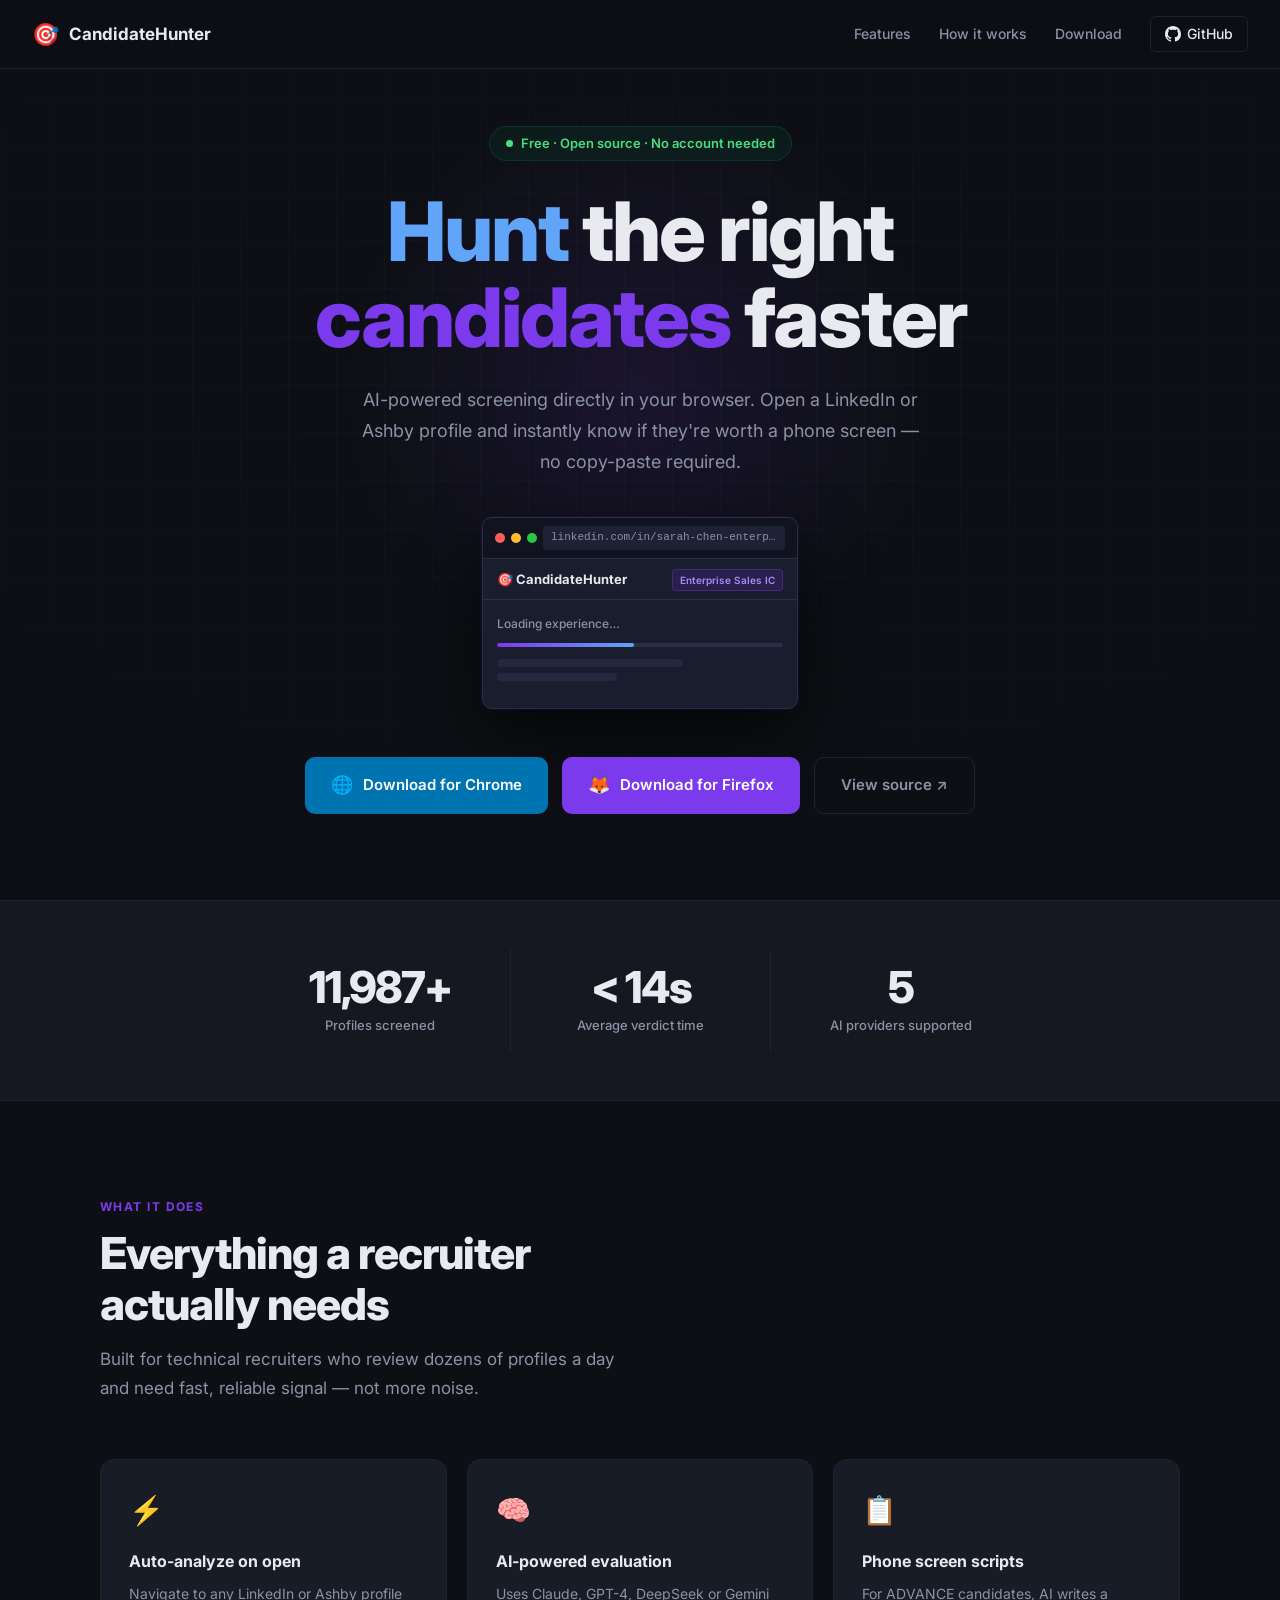
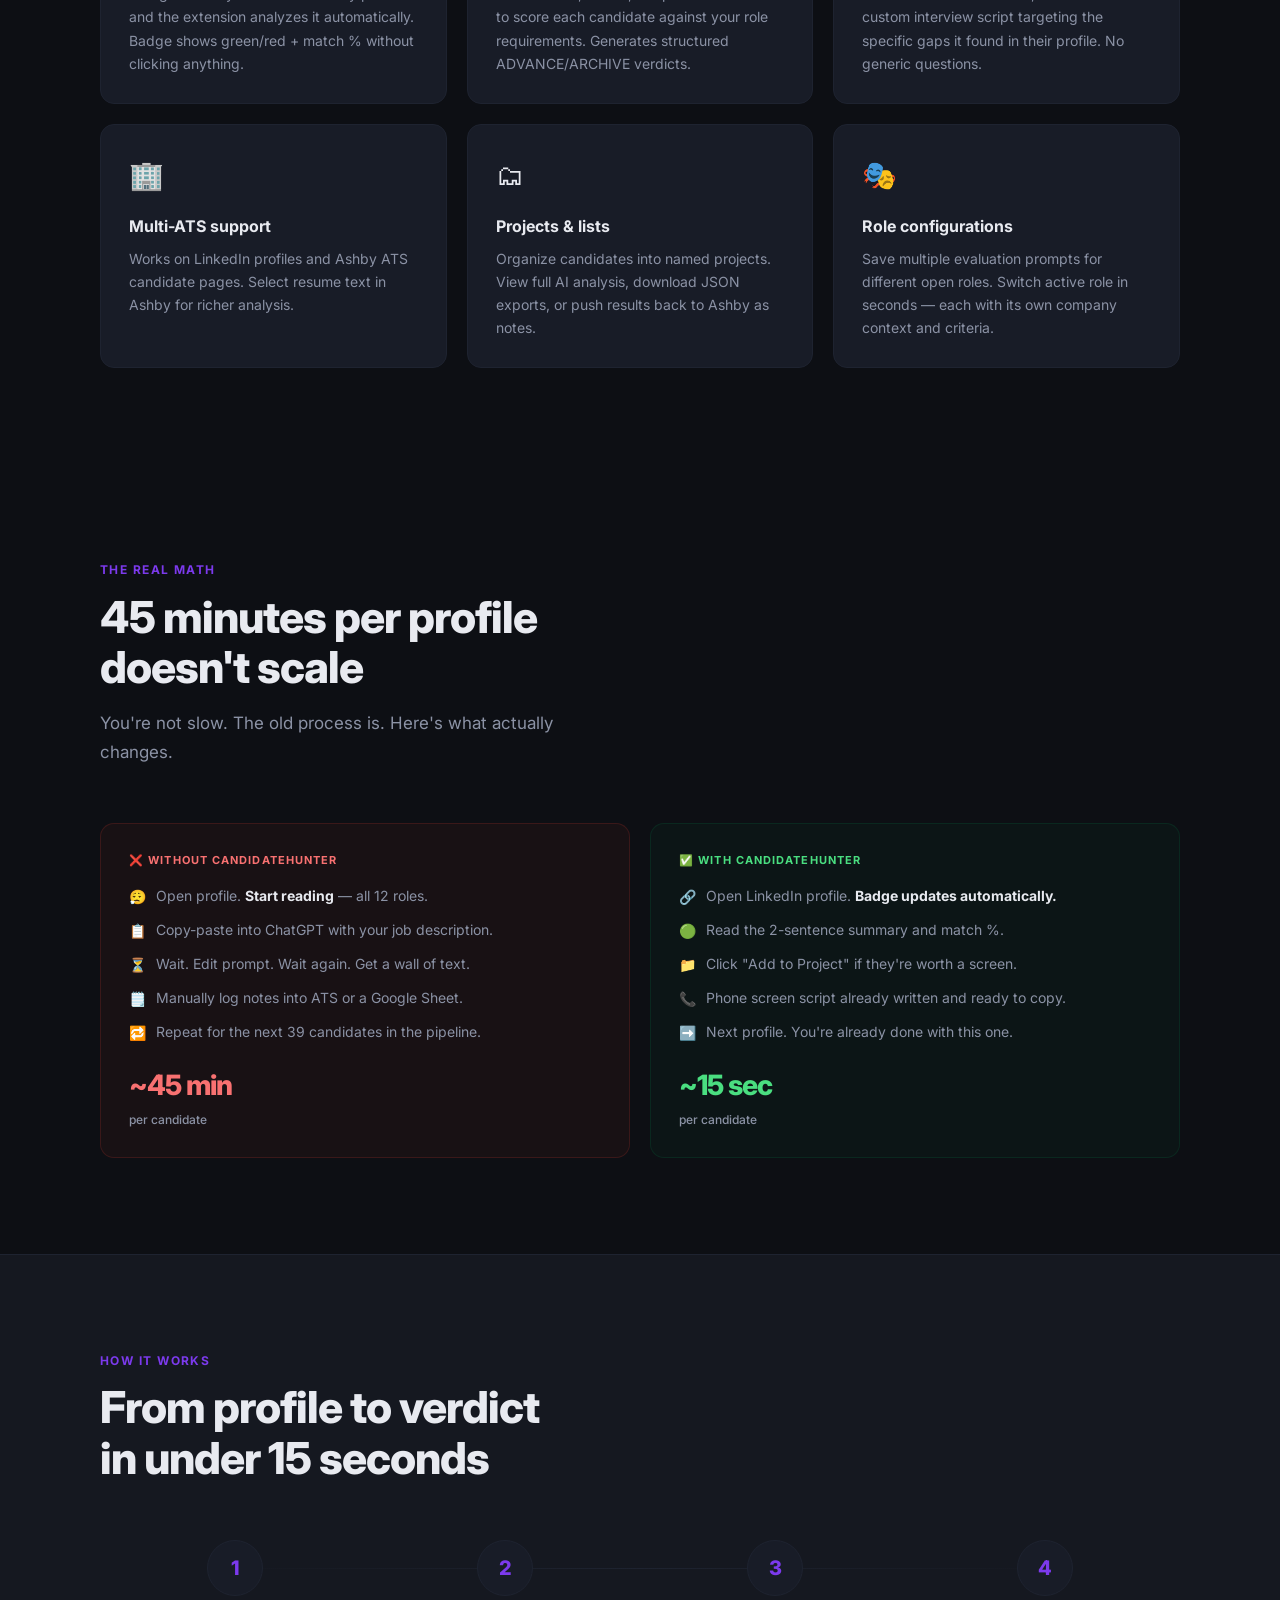
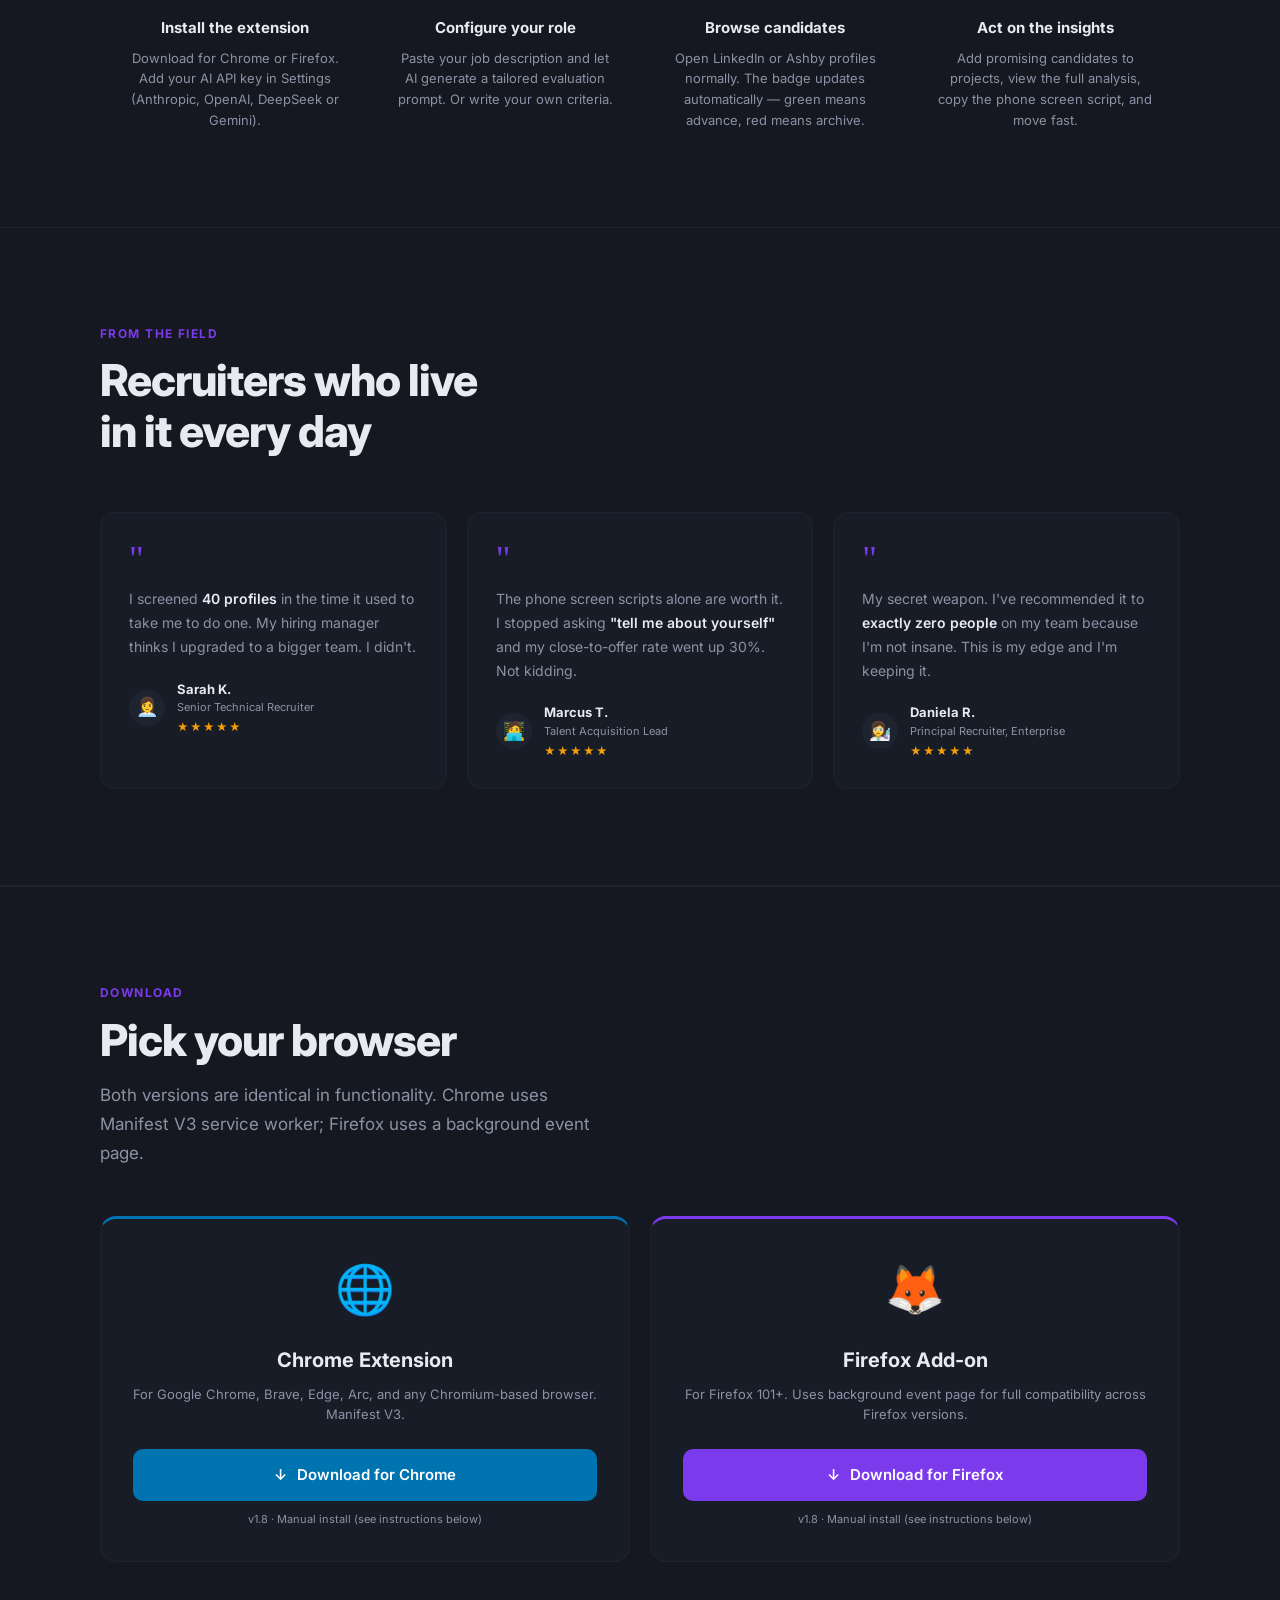
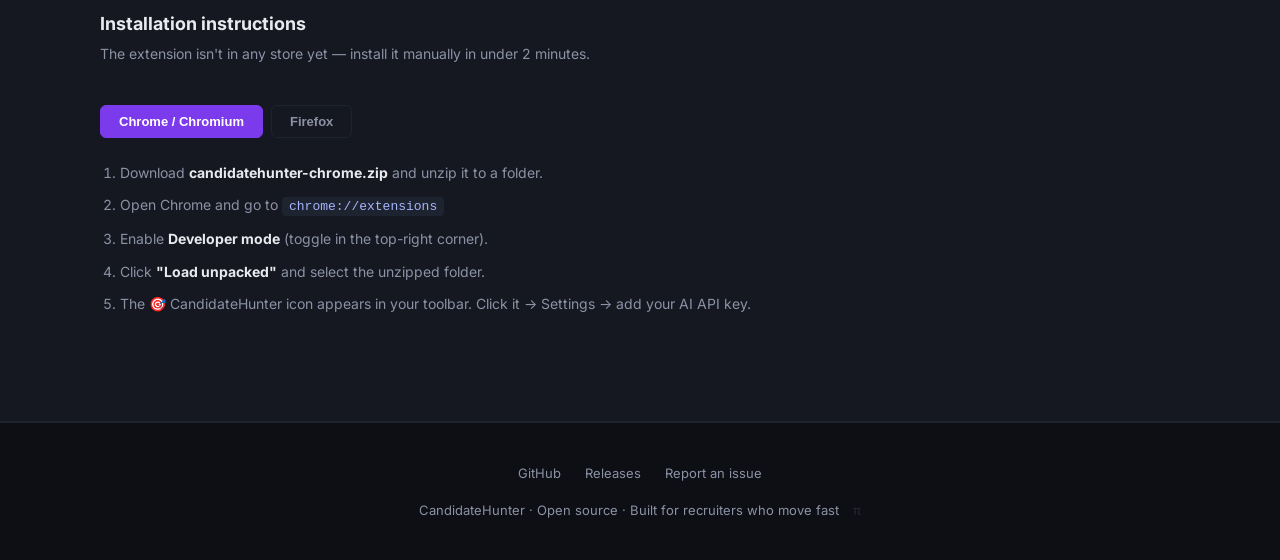
<file: index.html>
<!DOCTYPE html>
<html lang="en">
<head>
  <meta charset="utf-8">
  <meta name="viewport" content="width=device-width, initial-scale=1">
  <title>CandidateHunter — AI-powered candidate screening</title>
  <meta name="description" content="Auto-analyze LinkedIn and Ashby candidates with AI. Get instant ADVANCE/ARCHIVE verdicts, phone screen scripts, and organized pipelines.">
  <link rel="preconnect" href="https://fonts.googleapis.com">
  <link href="https://fonts.googleapis.com/css2?family=Inter:wght@400;500;600;700;800&display=swap" rel="stylesheet">
  <style>
    *, *::before, *::after { box-sizing: border-box; margin: 0; padding: 0; }
    :root {
      --bg:      #0d0f14;
      --surface: #151820;
      --border:  #1e2330;
      --advance: #057642;
      --archive: #c0392b;
      --blue:    #0073b1;
      --purple:  #7c3aed;
      --text:    #e8eaf0;
      --muted:   #8b92a5;
      --card:    #181c27;
    }
    html { scroll-behavior: smooth; }
    body { font-family: 'Inter', -apple-system, sans-serif; background: var(--bg); color: var(--text); line-height: 1.6; overflow-x: hidden; }

    /* NAV */
    nav { position: fixed; top: 0; left: 0; right: 0; display: flex; align-items: center; justify-content: space-between; padding: 16px 32px; background: rgba(13,15,20,0.85); backdrop-filter: blur(12px); border-bottom: 1px solid var(--border); z-index: 100; }
    .nav-logo { display: flex; align-items: center; gap: 10px; font-weight: 700; font-size: 17px; text-decoration: none; color: var(--text); }
    .nav-logo .icon { font-size: 22px; cursor: pointer; transition: transform 0.15s; display: inline-block; user-select: none; }
    .nav-logo .icon:hover { transform: scale(1.2) rotate(-10deg); }
    .nav-links { display: flex; gap: 28px; align-items: center; }
    .nav-links a { color: var(--muted); text-decoration: none; font-size: 14px; font-weight: 500; transition: color 0.15s; }
    .nav-links a:hover { color: var(--text); }
    .nav-gh { display: flex; align-items: center; gap: 6px; color: var(--text) !important; border: 1px solid var(--border); padding: 6px 14px; border-radius: 6px; transition: border-color 0.15s !important; }
    .nav-gh:hover { border-color: var(--muted) !important; }

    /* HERO */
    .hero { min-height: 100vh; display: flex; align-items: center; justify-content: center; flex-direction: column; text-align: center; padding: 120px 24px 80px; position: relative; overflow: hidden; }
    .hero::before { content: ''; position: absolute; inset: 0; background-image: linear-gradient(rgba(0,115,177,0.06) 1px, transparent 1px), linear-gradient(90deg, rgba(0,115,177,0.06) 1px, transparent 1px); background-size: 48px 48px; mask-image: radial-gradient(ellipse 80% 60% at 50% 40%, black 30%, transparent 100%); }
    .hero::after { content: ''; position: absolute; width: 600px; height: 600px; background: radial-gradient(circle, rgba(124,58,237,0.12) 0%, transparent 70%); top: 50%; left: 50%; transform: translate(-50%, -60%); pointer-events: none; }
    .hero-badge { display: inline-flex; align-items: center; gap: 8px; background: rgba(5,118,66,0.12); border: 1px solid rgba(5,118,66,0.3); color: #4ade80; padding: 6px 16px; border-radius: 100px; font-size: 13px; font-weight: 600; margin-bottom: 28px; position: relative; z-index: 1; }
    .badge-dot { width: 7px; height: 7px; background: #4ade80; border-radius: 50%; animation: pulse 2s infinite; }
    @keyframes pulse { 0%,100%{opacity:1;transform:scale(1)}50%{opacity:.5;transform:scale(.8)} }
    .hero h1 { font-size: clamp(48px, 8vw, 82px); font-weight: 800; line-height: 1.05; letter-spacing: -2px; position: relative; z-index: 1; margin-bottom: 24px; }
    .hero h1 .accent { color: var(--purple); }
    .hero h1 .hunt   { color: #60a5fa; }
    .hero p { font-size: 18px; color: var(--muted); max-width: 560px; margin: 0 auto 40px; position: relative; z-index: 1; line-height: 1.7; }

    /* POPUP DEMO */
    .popup-demo-wrap { position: relative; z-index: 1; margin-bottom: 48px; display: flex; justify-content: center; }
    .popup-window { width: 316px; background: #1a1d2e; border: 1px solid #2a2f45; border-radius: 10px; overflow: hidden; box-shadow: 0 24px 64px rgba(0,0,0,0.6), 0 0 0 1px rgba(124,58,237,0.08); text-align: left; font-size: 13px; }
    .pw-titlebar { background: #111420; padding: 8px 12px; display: flex; align-items: center; gap: 6px; border-bottom: 1px solid #2a2f45; }
    .pw-dot { width: 10px; height: 10px; border-radius: 50%; flex-shrink: 0; }
    .pw-dot.r { background: #ff5f57; } .pw-dot.y { background: #febc2e; } .pw-dot.g { background: #28c840; }
    .pw-url { flex: 1; background: #1e2235; border-radius: 4px; padding: 3px 8px; font-size: 11px; color: var(--muted); font-family: monospace; white-space: nowrap; overflow: hidden; text-overflow: ellipsis; }
    .pw-header { padding: 10px 14px 8px; display: flex; align-items: center; justify-content: space-between; border-bottom: 1px solid #2a2f45; }
    .pw-logo { font-weight: 700; font-size: 13px; }
    .pw-role-tag { font-size: 10px; background: rgba(124,58,237,0.15); border: 1px solid rgba(124,58,237,0.3); color: #a78bfa; padding: 2px 7px; border-radius: 4px; font-weight: 600; }
    .pw-body { padding: 14px; min-height: 108px; }
    .pw-status-text { font-size: 12px; color: var(--muted); margin-bottom: 10px; font-weight: 500; }
    .pw-bar { height: 4px; background: #2a2f45; border-radius: 2px; overflow: hidden; }
    .pw-fill { height: 100%; background: linear-gradient(90deg, var(--purple), #60a5fa); border-radius: 2px; transition: width 0.9s cubic-bezier(0.4,0,0.2,1); width: 0%; }
    .pw-shimmer { height: 8px; background: #252940; border-radius: 4px; margin-top: 12px; width: 65%; }
    .pw-shimmer-2 { margin-top: 6px; width: 42%; }
    .pw-result { display: none; }
    .pw-verdict-line { font-size: 16px; font-weight: 800; color: #4ade80; margin-bottom: 8px; opacity: 0; transform: translateY(5px); transition: opacity 0.3s, transform 0.3s; }
    .pw-verdict-line.vis { opacity: 1; transform: translateY(0); }
    .pw-summary-text { font-size: 11px; color: var(--muted); line-height: 1.65; margin-bottom: 12px; opacity: 0; transition: opacity 0.4s 0.15s; }
    .pw-summary-text.vis { opacity: 1; }
    .pw-add-btn { width: 100%; background: var(--purple); color: white; border: none; padding: 8px; border-radius: 6px; font-size: 12px; font-weight: 600; cursor: pointer; opacity: 0; transition: opacity 0.3s 0.35s; }
    .pw-add-btn.vis { opacity: 1; }

    /* DL BUTTONS */
    .dl-buttons { display: flex; gap: 14px; justify-content: center; flex-wrap: wrap; position: relative; z-index: 1; }
    .btn { display: inline-flex; align-items: center; gap: 10px; padding: 14px 26px; border-radius: 10px; font-size: 15px; font-weight: 600; text-decoration: none; transition: transform 0.15s, box-shadow 0.15s; cursor: pointer; border: none; }
    .btn:hover { transform: translateY(-2px); }
    .btn-chrome  { background: var(--blue);   color: white; }
    .btn-chrome:hover  { box-shadow: 0 8px 30px rgba(0,115,177,0.35); }
    .btn-firefox { background: var(--purple); color: white; }
    .btn-firefox:hover { box-shadow: 0 8px 30px rgba(124,58,237,0.35); }
    .btn-ghost { background: transparent; color: var(--muted); border: 1px solid var(--border); }
    .btn-ghost:hover { color: var(--text); border-color: var(--muted); }
    .btn-icon { font-size: 18px; }

    /* STATS */
    .stats-section { padding: 48px 24px; border-top: 1px solid var(--border); border-bottom: 1px solid var(--border); background: var(--surface); }
    .stats-grid { max-width: 780px; margin: 0 auto; display: grid; grid-template-columns: repeat(3,1fr); text-align: center; }
    .stat-item { padding: 16px 24px; }
    .stat-item + .stat-item { border-left: 1px solid var(--border); }
    .stat-num { font-size: 44px; font-weight: 800; letter-spacing: -2px; line-height: 1; margin-bottom: 6px; }
    .stat-label { font-size: 13px; color: var(--muted); font-weight: 500; }
    @media(max-width:540px){ .stats-grid{grid-template-columns:1fr} .stat-item+.stat-item{border-left:none;border-top:1px solid var(--border)} .stat-num{font-size:36px} }

    /* SECTIONS */
    section { padding: 96px 24px; }
    .container { max-width: 1080px; margin: 0 auto; }
    .section-label { font-size: 12px; font-weight: 700; letter-spacing: .12em; text-transform: uppercase; color: var(--purple); margin-bottom: 12px; }
    .section-title { font-size: clamp(28px,5vw,44px); font-weight: 800; letter-spacing: -1px; line-height: 1.15; margin-bottom: 16px; }
    .section-sub { color: var(--muted); font-size: 17px; max-width: 520px; line-height: 1.7; }

    /* FEATURES */
    .features-grid { display: grid; grid-template-columns: repeat(auto-fit,minmax(280px,1fr)); gap: 20px; margin-top: 56px; }
    .feature-card { background: var(--card); border: 1px solid var(--border); border-radius: 14px; padding: 28px; transition: border-color .2s, transform .2s; }
    .feature-card:hover { border-color: rgba(124,58,237,.35); transform: translateY(-3px); }
    .feature-icon { font-size: 28px; margin-bottom: 16px; display: block; }
    .feature-card h3 { font-size: 16px; font-weight: 700; margin-bottom: 8px; }
    .feature-card p { color: var(--muted); font-size: 14px; line-height: 1.65; }

    /* BEFORE / AFTER */
    .ba-grid { display: grid; grid-template-columns: 1fr 1fr; gap: 20px; margin-top: 56px; }
    @media(max-width:640px){ .ba-grid{grid-template-columns:1fr} }
    .ba-card { border-radius: 14px; padding: 28px; }
    .ba-card.before { background: rgba(192,57,43,.06); border: 1px solid rgba(192,57,43,.2); }
    .ba-card.after  { background: rgba(5,118,66,.06);  border: 1px solid rgba(5,118,66,.2);  }
    .ba-label { font-size: 11px; font-weight: 700; letter-spacing: .1em; text-transform: uppercase; margin-bottom: 16px; }
    .ba-card.before .ba-label { color: #f87171; }
    .ba-card.after  .ba-label { color: #4ade80; }
    .ba-item { display: flex; align-items: flex-start; gap: 10px; margin-bottom: 12px; font-size: 14px; color: var(--muted); line-height: 1.5; }
    .ba-item .bi { flex-shrink: 0; margin-top: 1px; }
    .ba-item strong { color: var(--text); }
    .ba-time { margin-top: 20px; font-size: 28px; font-weight: 800; letter-spacing: -1px; }
    .ba-card.before .ba-time { color: #f87171; }
    .ba-card.after  .ba-time { color: #4ade80; }
    .ba-time-label { font-size: 12px; color: var(--muted); font-weight: 500; margin-top: 2px; }

    /* HOW IT WORKS */
    .steps { display: grid; grid-template-columns: repeat(auto-fit,minmax(220px,1fr)); gap: 0; margin-top: 56px; position: relative; }
    .steps::before { content: ''; position: absolute; top: 28px; left: 10%; right: 10%; height: 1px; background: linear-gradient(90deg,transparent,var(--border),transparent); }
    .step { text-align: center; padding: 0 24px; }
    .step-num { width: 56px; height: 56px; background: var(--card); border: 1px solid var(--border); border-radius: 50%; display: flex; align-items: center; justify-content: center; font-size: 20px; font-weight: 800; color: var(--purple); margin: 0 auto 20px; position: relative; z-index: 1; }
    .step h3 { font-size: 15px; font-weight: 700; margin-bottom: 8px; }
    .step p   { color: var(--muted); font-size: 13px; line-height: 1.6; }

    /* TESTIMONIALS */
    .t-grid { display: grid; grid-template-columns: repeat(auto-fit,minmax(280px,1fr)); gap: 20px; margin-top: 56px; }
    .t-card { background: var(--card); border: 1px solid var(--border); border-radius: 14px; padding: 28px; }
    .t-quote { font-size: 36px; line-height: 1; color: var(--purple); margin-bottom: 10px; font-family: Georgia, serif; }
    .t-text { font-size: 14px; line-height: 1.7; color: var(--muted); margin-bottom: 20px; }
    .t-text em { color: var(--text); font-style: normal; font-weight: 600; }
    .t-author { display: flex; align-items: center; gap: 12px; }
    .t-avatar { width: 36px; height: 36px; border-radius: 50%; background: var(--border); display: flex; align-items: center; justify-content: center; font-size: 18px; flex-shrink: 0; }
    .t-name { font-size: 13px; font-weight: 700; }
    .t-role { font-size: 11px; color: var(--muted); }
    .t-stars { color: #f59e0b; font-size: 11px; margin-top: 2px; letter-spacing: 1px; }

    /* DOWNLOAD */
    .download-section { background: var(--surface); border-top: 1px solid var(--border); border-bottom: 1px solid var(--border); }
    .download-cards { display: grid; grid-template-columns: 1fr 1fr; gap: 20px; margin-top: 48px; }
    @media(max-width:640px){ .download-cards{grid-template-columns:1fr} }
    .dl-card { background: var(--card); border: 1px solid var(--border); border-radius: 16px; padding: 32px; text-align: center; }
    .dl-card.chrome  { border-top: 3px solid var(--blue); }
    .dl-card.firefox { border-top: 3px solid var(--purple); }
    .dl-card .browser-icon { font-size: 48px; margin-bottom: 16px; }
    .dl-card h3 { font-size: 20px; font-weight: 700; margin-bottom: 8px; }
    .dl-card p  { color: var(--muted); font-size: 13px; margin-bottom: 24px; line-height: 1.6; }
    .dl-card .btn { width: 100%; justify-content: center; }
    .dl-version { font-size: 11px; color: var(--muted); margin-top: 10px; }
    .install-tabs { display: flex; gap: 8px; margin-top: 40px; flex-wrap: wrap; }
    .tab-btn { padding: 8px 18px; border-radius: 6px; font-size: 13px; font-weight: 600; border: 1px solid var(--border); background: transparent; color: var(--muted); cursor: pointer; transition: all .15s; }
    .tab-btn.active { background: var(--purple); color: white; border-color: var(--purple); }
    .tab-content { display: none; margin-top: 24px; }
    .tab-content.active { display: block; }
    ol { padding-left: 20px; }
    ol li { color: var(--muted); font-size: 14px; margin-bottom: 10px; line-height: 1.6; }
    ol li strong { color: var(--text); }
    code { background: var(--border); padding: 2px 7px; border-radius: 4px; font-size: 13px; font-family: monospace; color: #a5b4fc; }

    /* FOOTER */
    footer { padding: 40px 24px; text-align: center; border-top: 1px solid var(--border); color: var(--muted); font-size: 13px; }
    .pi-door { color: var(--muted); text-decoration: none; opacity: 0.18; margin-left: 10px; transition: opacity 0.4s, color 0.4s; }
    .pi-door:hover { opacity: 1; color: #4ade80; }
    footer a { color: var(--muted); text-decoration: none; }
    footer a:hover { color: var(--text); }
    .footer-links { display: flex; justify-content: center; gap: 24px; margin-bottom: 16px; }

    /* RESPONSIVE */
    @media(max-width:768px){ nav{padding:14px 20px} .nav-links{display:none} section{padding:64px 20px} .steps::before{display:none} }

    /* CONFETTI */
    .confetti-piece { position: fixed; top: -12px; border-radius: 2px; pointer-events: none; z-index: 9999; animation: cf-fall linear forwards; }
    @keyframes cf-fall { from{transform:translateY(0) rotate(0deg);opacity:1} to{transform:translateY(105vh) rotate(720deg);opacity:0} }

    /* EASTER EGG TOAST */
    .easter-toast { position: fixed; bottom: 28px; left: 50%; transform: translateX(-50%) translateY(80px); background: #1a1d2e; border: 1px solid var(--purple); color: var(--text); padding: 14px 24px; border-radius: 12px; font-weight: 600; font-size: 14px; z-index: 9999; transition: transform 0.4s cubic-bezier(0.34,1.56,0.64,1), opacity 0.4s; opacity: 0; white-space: nowrap; pointer-events: none; }
    .easter-toast.vis { transform: translateX(-50%) translateY(0); opacity: 1; }
  </style>
</head>
<body>

<div class="easter-toast" id="easter-toast">🎉 You found it. Now go screen some candidates.</div>

<!-- NAV -->
<nav>
  <a class="nav-logo" href="#">
    <span class="icon" id="logo-icon">🎯</span>
    CandidateHunter
  </a>
  <div class="nav-links">
    <a href="#features">Features</a>
    <a href="#how-it-works">How it works</a>
    <a href="#download">Download</a>
    <a href="https://github.com/iamsourcer/candidatehunter" class="nav-gh" target="_blank">
      <svg width="16" height="16" viewBox="0 0 24 24" fill="currentColor"><path d="M12 0C5.37 0 0 5.37 0 12c0 5.31 3.435 9.795 8.205 11.385.6.105.825-.255.825-.57 0-.285-.015-1.23-.015-2.235-3.015.555-3.795-.735-4.035-1.41-.135-.345-.72-1.41-1.23-1.695-.42-.225-1.02-.78-.015-.795.945-.015 1.62.87 1.845 1.23 1.08 1.815 2.805 1.305 3.495.99.105-.78.42-1.305.765-1.605-2.67-.3-5.46-1.335-5.46-5.925 0-1.305.465-2.385 1.23-3.225-.12-.3-.54-1.53.12-3.18 0 0 1.005-.315 3.3 1.23.96-.27 1.98-.405 3-.405s2.04.135 3 .405c2.295-1.56 3.3-1.23 3.3-1.23.66 1.65.24 2.88.12 3.18.765.84 1.23 1.905 1.23 3.225 0 4.605-2.805 5.625-5.475 5.925.435.375.81 1.095.81 2.22 0 1.605-.015 2.895-.015 3.3 0 .315.225.69.825.57A12.02 12.02 0 0024 12c0-6.63-5.37-12-12-12z"/></svg>
      GitHub
    </a>
  </div>
</nav>

<!-- HERO -->
<section class="hero">
  <div class="hero-badge">
    <div class="badge-dot"></div>
    Free · Open source · No account needed
  </div>
  <h1>
    <span class="hunt">Hunt</span> the right<br>
    <span class="accent">candidates</span> faster
  </h1>
  <p>AI-powered screening directly in your browser. Open a LinkedIn or Ashby profile and instantly know if they're worth a phone screen — no copy-paste required.</p>

  <!-- Animated popup demo -->
  <div class="popup-demo-wrap">
    <div class="popup-window">
      <div class="pw-titlebar">
        <div class="pw-dot r"></div><div class="pw-dot y"></div><div class="pw-dot g"></div>
        <div class="pw-url">linkedin.com/in/sarah-chen-enterprise</div>
      </div>
      <div class="pw-header">
        <div class="pw-logo">🎯 CandidateHunter</div>
        <span class="pw-role-tag">Enterprise Sales IC</span>
      </div>
      <div class="pw-body">
        <div id="pw-loading">
          <div class="pw-status-text" id="pw-status">Starting analysis…</div>
          <div class="pw-bar"><div class="pw-fill" id="pw-fill"></div></div>
          <div class="pw-shimmer"></div>
          <div class="pw-shimmer pw-shimmer-2"></div>
        </div>
        <div id="pw-result" class="pw-result">
          <div class="pw-verdict-line" id="pw-verdict">🟢 <span id="pw-pct">0</span>% — ADVANCE</div>
          <div class="pw-summary-text" id="pw-summary">Strong enterprise services background. 6 years at Thoughtworks and EPAM selling custom SOW engagements aligns directly with the model.</div>
          <button class="pw-add-btn" id="pw-btn">+ Add to Project</button>
        </div>
      </div>
    </div>
  </div>

  <div class="dl-buttons">
    <a href="#download" class="btn btn-chrome"><span class="btn-icon">🌐</span>Download for Chrome</a>
    <a href="#download" class="btn btn-firefox"><span class="btn-icon">🦊</span>Download for Firefox</a>
    <a href="https://github.com/iamsourcer/candidatehunter" class="btn btn-ghost" target="_blank">View source ↗</a>
  </div>
</section>

<!-- STATS -->
<div class="stats-section" id="stats-section">
  <div class="stats-grid">
    <div class="stat-item">
      <div class="stat-num" id="stat-0">12,400+</div>
      <div class="stat-label">Profiles screened</div>
    </div>
    <div class="stat-item">
      <div class="stat-num" id="stat-1">&lt; 15s</div>
      <div class="stat-label">Average verdict time</div>
    </div>
    <div class="stat-item">
      <div class="stat-num" id="stat-2">5</div>
      <div class="stat-label">AI providers supported</div>
    </div>
  </div>
</div>

<!-- FEATURES -->
<section id="features">
  <div class="container">
    <div class="section-label">What it does</div>
    <h2 class="section-title">Everything a recruiter<br>actually needs</h2>
    <p class="section-sub">Built for technical recruiters who review dozens of profiles a day and need fast, reliable signal — not more noise.</p>
    <div class="features-grid">
      <div class="feature-card"><span class="feature-icon">⚡</span><h3>Auto-analyze on open</h3><p>Navigate to any LinkedIn or Ashby profile and the extension analyzes it automatically. Badge shows green/red + match % without clicking anything.</p></div>
      <div class="feature-card"><span class="feature-icon">🧠</span><h3>AI-powered evaluation</h3><p>Uses Claude, GPT-4, DeepSeek or Gemini to score each candidate against your role requirements. Generates structured ADVANCE/ARCHIVE verdicts.</p></div>
      <div class="feature-card"><span class="feature-icon">📋</span><h3>Phone screen scripts</h3><p>For ADVANCE candidates, AI writes a custom interview script targeting the specific gaps it found in their profile. No generic questions.</p></div>
      <div class="feature-card"><span class="feature-icon">🏢</span><h3>Multi-ATS support</h3><p>Works on LinkedIn profiles and Ashby ATS candidate pages. Select resume text in Ashby for richer analysis.</p></div>
      <div class="feature-card"><span class="feature-icon">🗂</span><h3>Projects & lists</h3><p>Organize candidates into named projects. View full AI analysis, download JSON exports, or push results back to Ashby as notes.</p></div>
      <div class="feature-card"><span class="feature-icon">🎭</span><h3>Role configurations</h3><p>Save multiple evaluation prompts for different open roles. Switch active role in seconds — each with its own company context and criteria.</p></div>
    </div>
  </div>
</section>

<!-- BEFORE / AFTER -->
<section style="background: var(--bg);">
  <div class="container">
    <div class="section-label">The real math</div>
    <h2 class="section-title">45 minutes per profile<br>doesn't scale</h2>
    <p class="section-sub">You're not slow. The old process is. Here's what actually changes.</p>
    <div class="ba-grid">
      <div class="ba-card before">
        <div class="ba-label">❌ Without CandidateHunter</div>
        <div class="ba-item"><span class="bi">😮‍💨</span><span>Open profile. <strong>Start reading</strong> — all 12 roles.</span></div>
        <div class="ba-item"><span class="bi">📋</span><span>Copy-paste into ChatGPT with your job description.</span></div>
        <div class="ba-item"><span class="bi">⏳</span><span>Wait. Edit prompt. Wait again. Get a wall of text.</span></div>
        <div class="ba-item"><span class="bi">🗒️</span><span>Manually log notes into ATS or a Google Sheet.</span></div>
        <div class="ba-item"><span class="bi">🔁</span><span>Repeat for the next 39 candidates in the pipeline.</span></div>
        <div class="ba-time">~45 min</div>
        <div class="ba-time-label">per candidate</div>
      </div>
      <div class="ba-card after">
        <div class="ba-label">✅ With CandidateHunter</div>
        <div class="ba-item"><span class="bi">🔗</span><span>Open LinkedIn profile. <strong>Badge updates automatically.</strong></span></div>
        <div class="ba-item"><span class="bi">🟢</span><span>Read the 2-sentence summary and match %.</span></div>
        <div class="ba-item"><span class="bi">📁</span><span>Click "Add to Project" if they're worth a screen.</span></div>
        <div class="ba-item"><span class="bi">📞</span><span>Phone screen script already written and ready to copy.</span></div>
        <div class="ba-item"><span class="bi">➡️</span><span>Next profile. You're already done with this one.</span></div>
        <div class="ba-time">~15 sec</div>
        <div class="ba-time-label">per candidate</div>
      </div>
    </div>
  </div>
</section>

<!-- HOW IT WORKS -->
<section id="how-it-works" style="background: var(--surface); border-top: 1px solid var(--border); border-bottom: 1px solid var(--border);">
  <div class="container">
    <div class="section-label">How it works</div>
    <h2 class="section-title">From profile to verdict<br>in under 15 seconds</h2>
    <div class="steps">
      <div class="step"><div class="step-num">1</div><h3>Install the extension</h3><p>Download for Chrome or Firefox. Add your AI API key in Settings (Anthropic, OpenAI, DeepSeek or Gemini).</p></div>
      <div class="step"><div class="step-num">2</div><h3>Configure your role</h3><p>Paste your job description and let AI generate a tailored evaluation prompt. Or write your own criteria.</p></div>
      <div class="step"><div class="step-num">3</div><h3>Browse candidates</h3><p>Open LinkedIn or Ashby profiles normally. The badge updates automatically — green means advance, red means archive.</p></div>
      <div class="step"><div class="step-num">4</div><h3>Act on the insights</h3><p>Add promising candidates to projects, view the full analysis, copy the phone screen script, and move fast.</p></div>
    </div>
  </div>
</section>

<!-- TESTIMONIALS -->
<section style="background: var(--surface); border-bottom: 1px solid var(--border);">
  <div class="container">
    <div class="section-label">From the field</div>
    <h2 class="section-title">Recruiters who live<br>in it every day</h2>
    <div class="t-grid">
      <div class="t-card">
        <div class="t-quote">"</div>
        <p class="t-text">I screened <em>40 profiles</em> in the time it used to take me to do one. My hiring manager thinks I upgraded to a bigger team. I didn't.</p>
        <div class="t-author"><div class="t-avatar">👩‍💼</div><div><div class="t-name">Sarah K.</div><div class="t-role">Senior Technical Recruiter</div><div class="t-stars">★★★★★</div></div></div>
      </div>
      <div class="t-card">
        <div class="t-quote">"</div>
        <p class="t-text">The phone screen scripts alone are worth it. I stopped asking <em>"tell me about yourself"</em> and my close-to-offer rate went up 30%. Not kidding.</p>
        <div class="t-author"><div class="t-avatar">🧑‍💻</div><div><div class="t-name">Marcus T.</div><div class="t-role">Talent Acquisition Lead</div><div class="t-stars">★★★★★</div></div></div>
      </div>
      <div class="t-card">
        <div class="t-quote">"</div>
        <p class="t-text">My secret weapon. I've recommended it to <em>exactly zero people</em> on my team because I'm not insane. This is my edge and I'm keeping it.</p>
        <div class="t-author"><div class="t-avatar">👩‍🔬</div><div><div class="t-name">Daniela R.</div><div class="t-role">Principal Recruiter, Enterprise</div><div class="t-stars">★★★★★</div></div></div>
      </div>
    </div>
  </div>
</section>

<!-- DOWNLOAD -->
<section id="download" class="download-section">
  <div class="container">
    <div class="section-label">Download</div>
    <h2 class="section-title">Pick your browser</h2>
    <p class="section-sub">Both versions are identical in functionality. Chrome uses Manifest V3 service worker; Firefox uses a background event page.</p>
    <div class="download-cards">
      <div class="dl-card chrome">
        <div class="browser-icon">🌐</div>
        <h3>Chrome Extension</h3>
        <p>For Google Chrome, Brave, Edge, Arc, and any Chromium-based browser. Manifest V3.</p>
        <a href="https://github.com/iamsourcer/candidatehunter/releases/latest/download/candidatehunter-chrome.zip" class="btn btn-chrome"><span>↓</span> Download for Chrome</a>
        <div class="dl-version" id="dl-version-chrome">v1.8 · Manual install (see instructions below)</div>
      </div>
      <div class="dl-card firefox">
        <div class="browser-icon">🦊</div>
        <h3>Firefox Add-on</h3>
        <p>For Firefox 101+. Uses background event page for full compatibility across Firefox versions.</p>
        <a href="https://github.com/iamsourcer/candidatehunter/releases/latest/download/candidatehunter-firefox.zip" class="btn btn-firefox"><span>↓</span> Download for Firefox</a>
        <div class="dl-version" id="dl-version-firefox">v1.8 · Manual install (see instructions below)</div>
      </div>
    </div>
    <div style="margin-top:48px">
      <h3 style="font-size:18px;font-weight:700;margin-bottom:4px">Installation instructions</h3>
      <p style="color:var(--muted);font-size:14px;margin-bottom:0">The extension isn't in any store yet — install it manually in under 2 minutes.</p>
      <div class="install-tabs">
        <button class="tab-btn active" onclick="switchTab('chrome-install',this)">Chrome / Chromium</button>
        <button class="tab-btn" onclick="switchTab('firefox-install',this)">Firefox</button>
      </div>
      <div id="chrome-install" class="tab-content active">
        <ol>
          <li>Download <strong>candidatehunter-chrome.zip</strong> and unzip it to a folder.</li>
          <li>Open Chrome and go to <code>chrome://extensions</code></li>
          <li>Enable <strong>Developer mode</strong> (toggle in the top-right corner).</li>
          <li>Click <strong>"Load unpacked"</strong> and select the unzipped folder.</li>
          <li>The 🎯 CandidateHunter icon appears in your toolbar. Click it → Settings → add your AI API key.</li>
        </ol>
      </div>
      <div id="firefox-install" class="tab-content">
        <ol>
          <li>Download <strong>candidatehunter-firefox.zip</strong> and unzip it to a folder.</li>
          <li>Open Firefox and go to <code>about:debugging</code></li>
          <li>Click <strong>"This Firefox"</strong> in the left sidebar.</li>
          <li>Click <strong>"Load Temporary Add-on…"</strong> and select the <code>manifest.json</code> inside the unzipped folder.</li>
          <li>The 🎯 CandidateHunter icon appears in your toolbar. Click it → Settings → add your AI API key.</li>
          <li><em>Note: Temporary add-ons are removed when Firefox restarts. Permanent install requires Mozilla signing.</em></li>
        </ol>
      </div>
    </div>
  </div>
</section>

<!-- FOOTER -->
<footer>
  <div class="footer-links">
    <a href="https://github.com/iamsourcer/candidatehunter" target="_blank">GitHub</a>
    <a href="https://github.com/iamsourcer/candidatehunter/releases" target="_blank">Releases</a>
    <a href="https://github.com/iamsourcer/candidatehunter/issues" target="_blank">Report an issue</a>
  </div>
  <p>CandidateHunter · Open source · Built for recruiters who move fast <a class="pi-door" href="https://pi.candidatehunter.guru" tabindex="-1" aria-hidden="true">π</a></p>
</footer>

<script>
  // ── Latest release version ────────────────────────────────────────────────────
  (function () {
    fetch('https://api.github.com/repos/iamsourcer/candidatehunter/releases/latest', {
      headers: { Accept: 'application/vnd.github+json' }
    })
    .then(r => r.ok ? r.json() : null)
    .then(data => {
      if (!data?.tag_name) return;
      const label = data.tag_name + ' · Manual install (see instructions below)';
      const chrome  = document.getElementById('dl-version-chrome');
      const firefox = document.getElementById('dl-version-firefox');
      if (chrome)  chrome.textContent  = label;
      if (firefox) firefox.textContent = label;
    })
    .catch(() => {});
  })();

  // ── Tab switcher ──────────────────────────────────────────────────────────────
  function switchTab(id, btn) {
    document.querySelectorAll('.tab-content').forEach(el => el.classList.remove('active'));
    document.querySelectorAll('.tab-btn').forEach(el => el.classList.remove('active'));
    document.getElementById(id).classList.add('active');
    btn.classList.add('active');
  }

  // ── Popup animation ───────────────────────────────────────────────────────────
  (function () {
    const loadingEl = document.getElementById('pw-loading');
    const resultEl  = document.getElementById('pw-result');
    const statusEl  = document.getElementById('pw-status');
    const fillEl    = document.getElementById('pw-fill');
    const verdictEl = document.getElementById('pw-verdict');
    const summaryEl = document.getElementById('pw-summary');
    const btnEl     = document.getElementById('pw-btn');
    const pctEl     = document.getElementById('pw-pct');

    const STEPS = [
      { text: 'Extracting profile…',  pct: 20 },
      { text: 'Loading experience…',  pct: 48 },
      { text: 'Analyzing with AI…',   pct: 80 },
    ];

    function showResult() {
      loadingEl.style.display = 'none';
      resultEl.style.display  = '';
      verdictEl.classList.remove('vis');
      summaryEl.classList.remove('vis');
      btnEl.classList.remove('vis');
      pctEl.textContent = '0';

      let n = 0;
      const timer = setInterval(() => {
        n = Math.min(n + 2, 87);
        pctEl.textContent = n;
        if (n >= 87) {
          clearInterval(timer);
          verdictEl.classList.add('vis');
          setTimeout(() => summaryEl.classList.add('vis'), 180);
          setTimeout(() => btnEl.classList.add('vis'), 360);
        }
      }, 18);
    }

    function runCycle() {
      resultEl.style.display  = 'none';
      loadingEl.style.display = '';
      fillEl.style.width = '0%';
      statusEl.textContent = STEPS[0].text;

      let i = 0;
      function next() {
        if (i < STEPS.length) {
          statusEl.textContent = STEPS[i].text;
          fillEl.style.width   = STEPS[i].pct + '%';
          i++;
          setTimeout(next, 1400);
        } else {
          showResult();
          setTimeout(runCycle, 4200);
        }
      }
      setTimeout(next, 500);
    }

    runCycle();
  })();

  // ── Stats counter ─────────────────────────────────────────────────────────────
  (function () {
    const configs = [
      { id: 'stat-0', target: 12400, fmt: v => v.toLocaleString() + '+'  },
      { id: 'stat-1', target: 15,    fmt: v => '< ' + v + 's'           },
      { id: 'stat-2', target: 5,     fmt: v => String(v)                 },
    ];

    let done = false;
    const observer = new IntersectionObserver(entries => {
      if (done || !entries[0].isIntersecting) return;
      done = true;

      configs.forEach(({ id, target, fmt }) => {
        const el = document.getElementById(id);
        let n = 0;
        const step = target / 60;
        const timer = setInterval(() => {
          n = Math.min(n + step, target);
          el.textContent = fmt(Math.round(n));
          if (n >= target) clearInterval(timer);
        }, 1000 / 60);
      });
    }, { threshold: 0.6 });

    const section = document.getElementById('stats-section');
    if (section) observer.observe(section);
  })();

  // ── Easter egg ────────────────────────────────────────────────────────────────
  (function () {
    const icon   = document.getElementById('logo-icon');
    const toast  = document.getElementById('easter-toast');
    const colors = ['#7c3aed','#0073b1','#057642','#f59e0b','#ec4899','#60a5fa','#f87171','#34d399'];
    let cooldown = false;

    icon.addEventListener('click', () => {
      if (cooldown) return;
      cooldown = true;

      for (let i = 0; i < 70; i++) {
        const p    = document.createElement('div');
        const size = 6 + Math.random() * 8;
        p.className = 'confetti-piece';
        p.style.cssText = [
          `left:${Math.random() * 100}%`,
          `background:${colors[Math.floor(Math.random() * colors.length)]}`,
          `animation-delay:${Math.random() * 0.4}s`,
          `animation-duration:${0.9 + Math.random() * 0.9}s`,
          `width:${size}px`,
          `height:${size}px`,
          `border-radius:${Math.random() > 0.5 ? '50%' : '2px'}`,
        ].join(';');
        document.body.appendChild(p);
        setTimeout(() => p.remove(), 2200);
      }

      toast.classList.add('vis');
      setTimeout(() => {
        toast.classList.remove('vis');
        setTimeout(() => { cooldown = false; }, 500);
      }, 3000);
    });
  })();
</script>
</body>
</html>
</file>
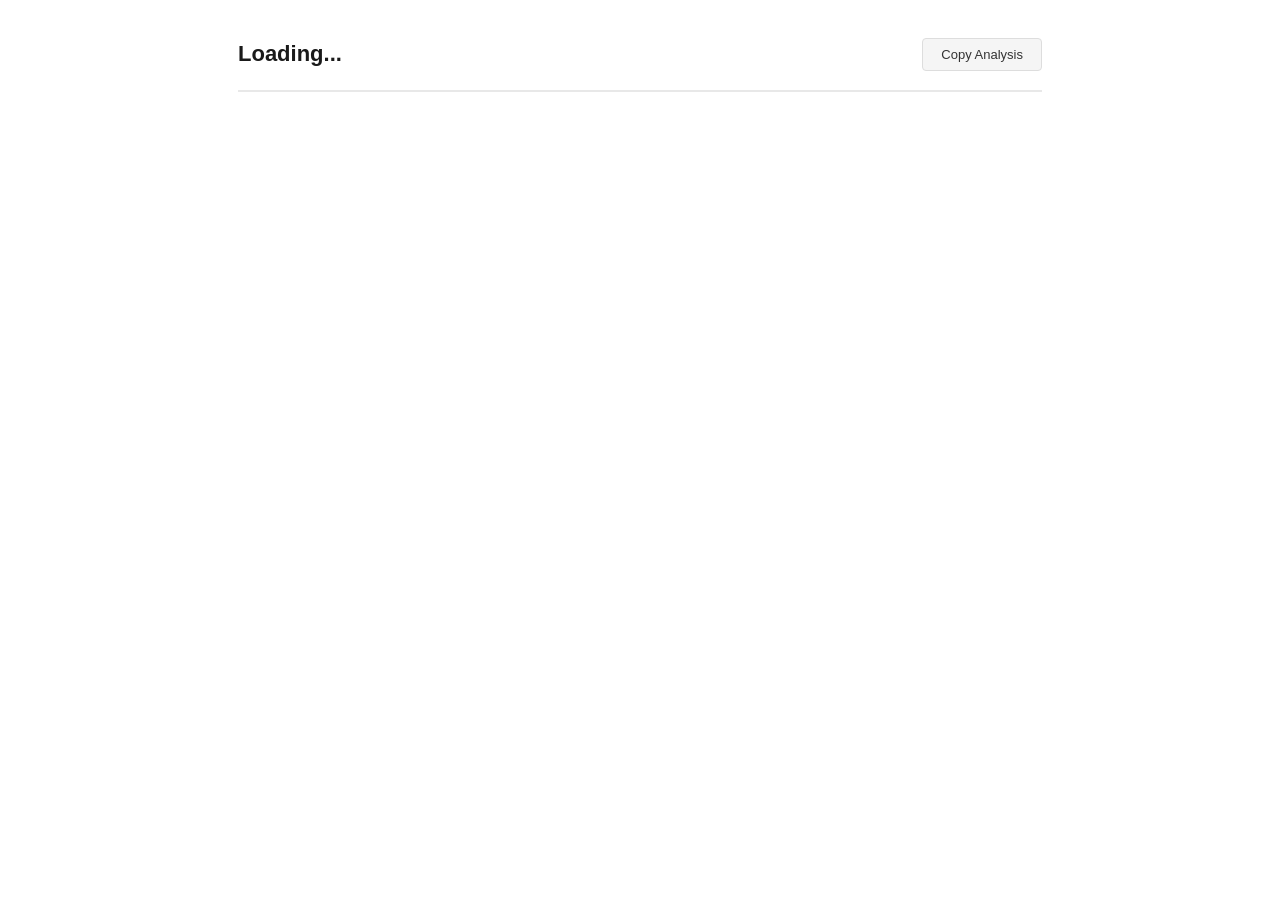
<file: chrome/analysis.html>
<!DOCTYPE html>
<html>
<head>
  <meta charset="utf-8">
  <title>Candidate Analysis</title>
  <style>
    * { box-sizing: border-box; }
    body {
      max-width: 860px;
      margin: 0 auto;
      padding: 36px 28px 60px;
      font-family: -apple-system, BlinkMacSystemFont, 'Segoe UI', sans-serif;
      font-size: 15px;
      color: #1a1a1a;
      background: #fff;
      line-height: 1.65;
    }

    /* ── Header ── */
    .header {
      display: flex;
      align-items: center;
      flex-wrap: wrap;
      gap: 12px;
      margin-bottom: 32px;
      padding-bottom: 18px;
      border-bottom: 2px solid #e8e8e8;
    }
    .candidate-name {
      font-size: 22px;
      font-weight: 700;
      color: #1a1a1a;
      flex: 1;
      min-width: 200px;
    }
    .match-pct {
      font-size: 15px;
      font-weight: 600;
      color: #555;
      white-space: nowrap;
    }
    .verdict-badge {
      padding: 5px 16px;
      border-radius: 20px;
      font-size: 13px;
      font-weight: 700;
      letter-spacing: 0.05em;
      white-space: nowrap;
    }
    .verdict-badge.advance    { background: #e6f4ea; color: #057642; }
    .verdict-badge.hold       { background: #fff8e1; color: #c07800; }
    .verdict-badge.long-shot  { background: #fff3e0; color: #d4500a; }
    .verdict-badge.archive    { background: #fde8e8; color: #c0392b; }
    #copy-btn {
      background: #f5f5f5;
      border: 1px solid #ddd;
      padding: 8px 18px;
      border-radius: 4px;
      cursor: pointer;
      font-size: 13px;
      color: #333;
      transition: background 0.15s;
      white-space: nowrap;
    }
    #copy-btn:hover { background: #e8e8e8; }

    /* ── Content ── */
    #analysis-content h2 {
      font-size: 19px;
      font-weight: 700;
      margin: 32px 0 10px;
      color: #111;
    }
    #analysis-content h3 {
      font-size: 16px;
      font-weight: 600;
      margin: 22px 0 8px;
      color: #222;
    }
    #analysis-content hr {
      border: none;
      border-top: 1px solid #e0e0e0;
      margin: 28px 0;
    }
    #analysis-content ul {
      margin: 8px 0 8px 0;
      padding-left: 22px;
    }
    #analysis-content li { margin: 5px 0; }
    #analysis-content p { margin: 10px 0; }
    #analysis-content strong { font-weight: 600; }
    #analysis-content em { font-style: italic; }
    #analysis-content code {
      background: #f4f4f4;
      padding: 1px 5px;
      border-radius: 3px;
      font-size: 13px;
    }
    .empty-state {
      color: #888;
      font-size: 15px;
      padding: 60px 20px;
      text-align: center;
    }

    /* ── Profile section ── */
    .profile-section {
      background: #fafafa;
      border: 1px solid #e0e0e0;
      border-radius: 8px;
      margin-bottom: 28px;
      overflow: hidden;
    }
    .profile-toggle {
      display: flex;
      align-items: center;
      justify-content: space-between;
      padding: 13px 20px;
      cursor: pointer;
      font-size: 11px;
      font-weight: 700;
      letter-spacing: 0.07em;
      text-transform: uppercase;
      color: #777;
      user-select: none;
    }
    .profile-toggle:hover { background: #f0f0f0; }
    .profile-toggle-arrow { transition: transform 0.2s; font-size: 10px; color: #aaa; }
    .profile-section.collapsed .profile-toggle-arrow { transform: rotate(-90deg); }
    .profile-section.collapsed .profile-body { display: none; }
    .profile-body { padding: 2px 20px 18px; }

    /* Highlight pills (profile section) */
    .hl-pills-block { display: flex; flex-wrap: wrap; gap: 6px; margin: 8px 0 14px; }
    .hl-pill-pos, .hl-pill-neg, .hl-pill-miss {
      display: inline-block;
      padding: 3px 11px;
      border-radius: 12px;
      font-size: 12px;
      font-weight: 500;
    }
    .hl-pill-pos  { background: rgba(5,118,66,0.10);   color: #057642; border: 1px solid rgba(5,118,66,0.22); }
    .hl-pill-neg  { background: rgba(192,57,43,0.08);  color: #c0392b; border: 1px solid rgba(192,57,43,0.20); }
    .hl-pill-miss { background: #f3f3f3; color: #666; border: 1px solid #ddd; }

    /* Resume header inside profile section */
    .prof-resume-header {
      padding-bottom: 12px;
      margin-bottom: 12px;
      border-bottom: 1px solid #eee;
    }
    .prof-res-name     { font-size: 17px; font-weight: 700; color: #1a1a1a; }
    .prof-res-subtitle { font-size: 13px; color: #666; margin-top: 2px; }

    /* Download button */
    #download-profile-btn {
      background: none;
      border: 1px solid #ddd;
      padding: 3px 11px;
      border-radius: 4px;
      font-size: 11px;
      color: #666;
      cursor: pointer;
      transition: border-color 0.15s, color 0.15s;
    }
    #download-profile-btn:hover { border-color: #0073b1; color: #0073b1; }

    /* Inline text marks */
    mark.hl-pos { background: rgba(5,118,66,0.16); border-radius: 2px; padding: 0 2px; color: inherit; font-weight: 600; }
    mark.hl-neg { background: rgba(192,57,43,0.13); border-radius: 2px; padding: 0 2px; color: inherit; font-weight: 600; }

    /* Profile content typography */
    .prof-section-label {
      font-size: 10px;
      font-weight: 700;
      letter-spacing: 0.08em;
      text-transform: uppercase;
      color: #aaa;
      margin: 12px 0 5px;
    }
    .prof-exp-item { margin-bottom: 10px; }
    .prof-exp-header { font-size: 13px; font-weight: 600; color: #1a1a1a; }
    .prof-period { font-weight: 400; color: #999; font-size: 12px; }
    .prof-exp-desc {
      font-size: 13px;
      color: #555;
      margin-top: 3px;
      white-space: pre-wrap;
      word-wrap: break-word;
      line-height: 1.55;
    }
    .prof-about {
      font-size: 13px;
      color: #555;
      white-space: pre-wrap;
      word-wrap: break-word;
      line-height: 1.55;
    }
    .prof-skills { font-size: 13px; color: #555; line-height: 1.7; }

    /* ── Suggested search terms ── */
    .suggest-section {
      margin-top: 32px;
      padding: 18px 20px;
      background: #f7f8ff;
      border: 1px solid #d0d8f8;
      border-radius: 8px;
    }
    .suggest-section h3 {
      font-size: 16px;
      font-weight: 600;
      margin: 0 0 6px;
      color: #2c3a9e;
    }
    .suggest-desc {
      font-size: 13px;
      color: #666;
      margin: 0 0 12px;
    }
    .suggest-pills { display: flex; flex-wrap: wrap; gap: 6px; }
    .suggest-pill {
      display: inline-block;
      background: #eef1fd;
      border: 1px solid #c5cff7;
      color: #3949ab;
      border-radius: 12px;
      padding: 4px 14px;
      font-size: 13px;
      font-weight: 500;
    }
  </style>
</head>
<body>
  <div class="header">
    <div class="candidate-name" id="candidate-name">Loading...</div>
    <div class="match-pct" id="match-pct"></div>
    <span class="verdict-badge" id="verdict-badge"></span>
    <button id="copy-btn">Copy Analysis</button>
  </div>

  <div id="analysis-content"></div>

  <script src="analysis.js"></script>
</body>
</html>
</file>
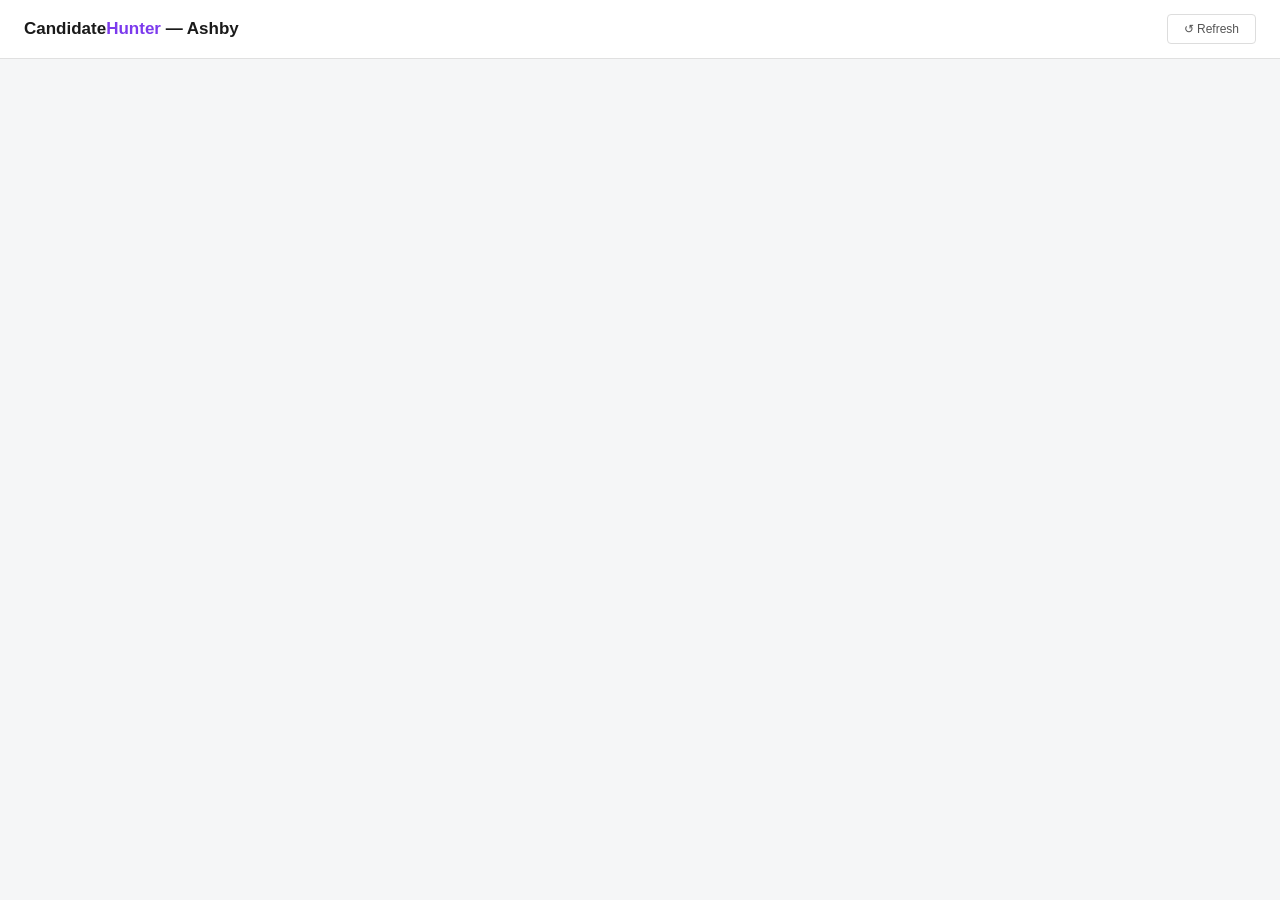
<file: chrome/ashby.html>
<!DOCTYPE html>
<html>
<head>
  <meta charset="utf-8">
  <title>CandidateHunter — Ashby</title>
  <style>
    * { box-sizing: border-box; }
    body {
      margin: 0;
      font-family: -apple-system, BlinkMacSystemFont, 'Segoe UI', sans-serif;
      font-size: 14px;
      color: #1a1a1a;
      background: #f5f6f7;
      height: 100vh;
      display: flex;
      flex-direction: column;
    }

    /* ── Top bar ── */
    .topbar {
      background: #fff;
      border-bottom: 1px solid #e0e0e0;
      padding: 14px 24px;
      display: flex;
      align-items: center;
      gap: 12px;
      flex-shrink: 0;
    }
    .topbar h1 { margin: 0; font-size: 17px; font-weight: 700; }
    .topbar h1 span { color: #7c3aed; }
    #refresh-btn {
      margin-left: auto;
      background: none;
      border: 1px solid #ddd;
      color: #555;
      padding: 7px 16px;
      border-radius: 4px;
      font-size: 12px;
      cursor: pointer;
      transition: border-color 0.15s;
    }
    #refresh-btn:hover { border-color: #7c3aed; color: #7c3aed; }

    /* ── Layout ── */
    .layout { display: flex; flex: 1; overflow: hidden; }

    /* ── Sidebar ── */
    .sidebar {
      width: 240px;
      flex-shrink: 0;
      background: #fff;
      border-right: 1px solid #e0e0e0;
      overflow-y: auto;
    }
    .sidebar-title {
      padding: 14px 16px 8px;
      font-size: 11px;
      font-weight: 700;
      letter-spacing: 0.07em;
      text-transform: uppercase;
      color: #888;
    }
    .job-item {
      padding: 10px 16px;
      cursor: pointer;
      border-left: 3px solid transparent;
      transition: background 0.1s, border-color 0.1s;
    }
    .job-item:hover { background: #f5f6f7; }
    .job-item.active { background: #f5f0ff; border-left-color: #7c3aed; }
    .job-title { font-weight: 500; font-size: 13px; }
    .job-dept  { font-size: 11px; color: #888; margin-top: 2px; }
    .sidebar-msg { padding: 16px; font-size: 13px; color: #aaa; font-style: italic; }

    /* ── Main ── */
    .main { flex: 1; overflow-y: auto; padding: 24px 28px; }
    .main-header {
      display: flex; align-items: center; justify-content: space-between;
      margin-bottom: 20px;
    }
    .main-header h2 { margin: 0; font-size: 18px; font-weight: 700; }

    /* ── Table ── */
    table { width: 100%; border-collapse: collapse; background: #fff; border-radius: 6px; overflow: hidden; box-shadow: 0 1px 3px rgba(0,0,0,0.06); }
    th {
      text-align: left; font-size: 11px; font-weight: 700; letter-spacing: 0.06em;
      text-transform: uppercase; color: #888; padding: 12px 16px;
      border-bottom: 1px solid #e8e8e8; background: #fafafa;
    }
    td { padding: 12px 16px; border-bottom: 1px solid #f0f0f0; vertical-align: middle; }
    tr:last-child td { border-bottom: none; }
    tr:hover td { background: #fafafa; }

    .candidate-name { font-weight: 500; }
    .stage-badge {
      display: inline-block; padding: 2px 8px; border-radius: 3px;
      font-size: 11px; font-weight: 600; background: #f0f0f0; color: #555;
    }
    .date-cell { color: #888; font-size: 12px; white-space: nowrap; }
    .action-cell { white-space: nowrap; }

    .li-btn, .push-btn {
      background: none; border: 1px solid #ddd; font-size: 12px; font-weight: 500;
      padding: 4px 10px; border-radius: 3px; cursor: pointer;
      transition: border-color 0.15s, color 0.15s; margin-right: 4px;
    }
    .li-btn  { color: #0073b1; }
    .li-btn:hover  { border-color: #0073b1; background: #f0f7ff; }
    .li-btn.no-li  { color: #ccc; cursor: default; }
    .push-btn { color: #7c3aed; }
    .push-btn:hover { border-color: #7c3aed; background: #f5f0ff; }
    .push-btn.pushed { color: #057642; border-color: #057642; }

    /* ── States ── */
    .empty-state {
      text-align: center; color: #aaa; padding: 60px 20px;
      font-size: 14px; background: #fff; border-radius: 6px;
      box-shadow: 0 1px 3px rgba(0,0,0,0.06);
    }
    .loading-msg { color: #888; font-style: italic; padding: 16px 0; }
    .error-msg   { color: #c0392b; padding: 16px 0; font-size: 13px; }

    /* ── No API key banner ── */
    #no-key-banner {
      margin: 24px;
      padding: 20px 24px;
      background: #fdf4ff;
      border: 1px solid #e9d5ff;
      border-radius: 8px;
      text-align: center;
    }
    #no-key-banner h3 { margin: 0 0 8px; color: #7c3aed; }
    #no-key-banner p  { margin: 0 0 14px; color: #555; font-size: 13px; }
    #go-settings-btn {
      background: #7c3aed; color: white; border: none;
      padding: 9px 22px; border-radius: 4px; font-size: 13px;
      font-weight: 500; cursor: pointer;
    }
  </style>
</head>
<body>
  <div class="topbar">
    <h1>Candidate<span>Hunter</span> — Ashby</h1>
    <button id="refresh-btn">↺ Refresh</button>
  </div>

  <div id="no-key-banner" style="display:none">
    <h3>Ashby not connected</h3>
    <p>Add your Ashby API key in Settings to browse candidates.</p>
    <button id="go-settings-btn">Open Settings</button>
  </div>

  <div class="layout" id="main-layout" style="display:none">
    <div class="sidebar">
      <div class="sidebar-title">Open Jobs</div>
      <div id="job-list"><div class="sidebar-msg">Loading…</div></div>
    </div>
    <div class="main">
      <div id="main-content">
        <div class="empty-state">Select a job to see its candidates.</div>
      </div>
    </div>
  </div>

  <script src="ashby.js"></script>
</body>
</html>
</file>
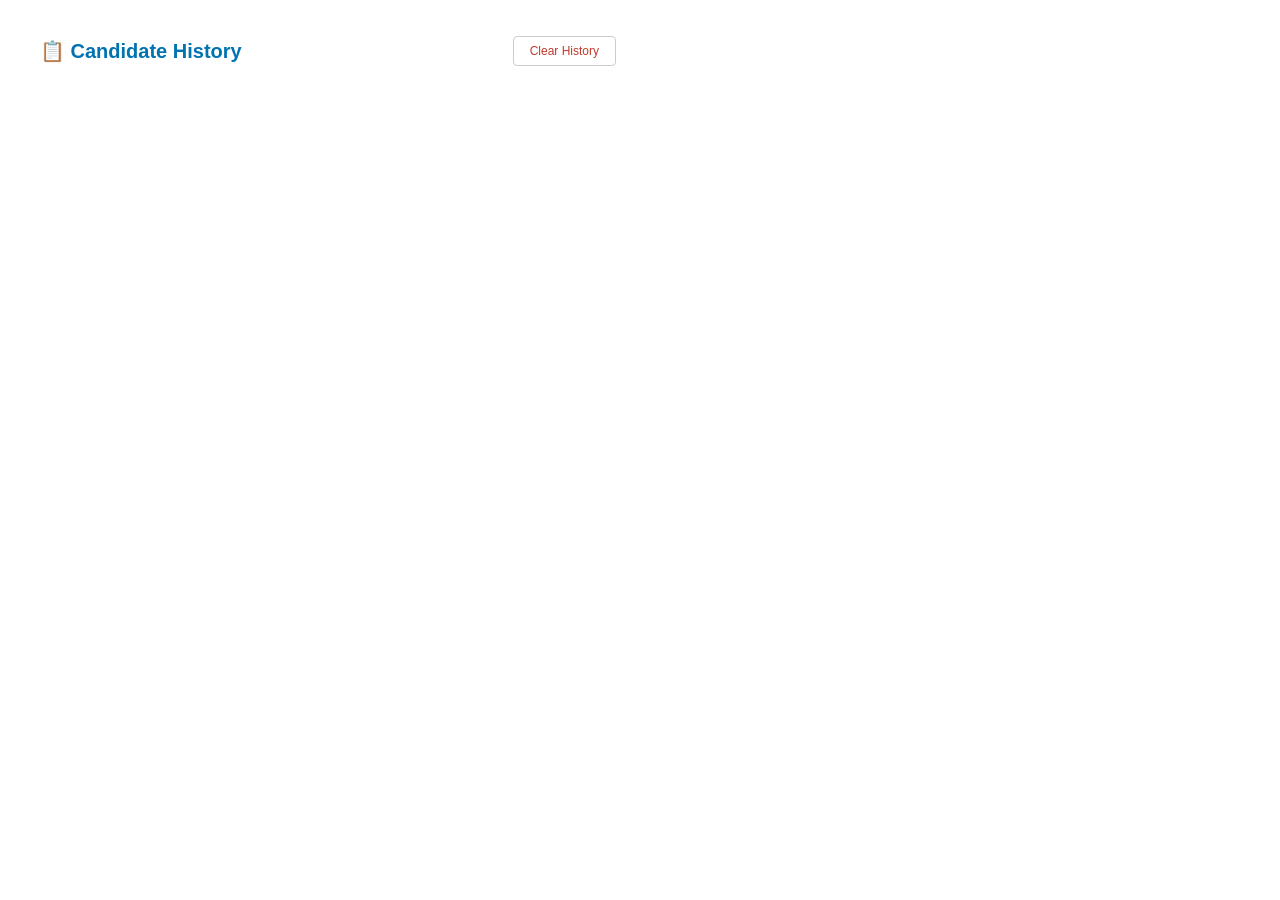
<file: chrome/history.html>
<!DOCTYPE html>
<html>
<head>
  <meta charset="utf-8">
  <title>Candidate History</title>
  <style>
    * { box-sizing: border-box; }
    body {
      width: 640px;
      padding: 28px 32px 36px;
      font-family: -apple-system, BlinkMacSystemFont, 'Segoe UI', sans-serif;
      font-size: 14px;
      color: #1a1a1a;
      background: #fff;
    }
    .top-row {
      display: flex;
      align-items: center;
      justify-content: space-between;
      margin-bottom: 20px;
    }
    h2 { margin: 0; font-size: 20px; color: #0073b1; }
    #clear-btn {
      background: none;
      border: 1px solid #ccc;
      color: #c0392b;
      padding: 7px 16px;
      border-radius: 4px;
      font-size: 12px;
      font-weight: 500;
      cursor: pointer;
      transition: border-color 0.15s;
    }
    #clear-btn:hover { border-color: #c0392b; }

    table {
      width: 100%;
      border-collapse: collapse;
    }
    th {
      text-align: left;
      font-size: 11px;
      font-weight: 600;
      color: #888;
      letter-spacing: 0.06em;
      text-transform: uppercase;
      padding: 0 10px 8px;
      border-bottom: 1px solid #e8e8e8;
    }
    td {
      padding: 10px 10px;
      border-bottom: 1px solid #f0f0f0;
      font-size: 13px;
      vertical-align: middle;
    }
    tr:last-child td { border-bottom: none; }
    tr:hover td { background: #fafafa; }

    .name-link {
      color: #0073b1;
      text-decoration: none;
      font-weight: 500;
    }
    .name-link:hover { text-decoration: underline; }

    .badge {
      display: inline-block;
      padding: 2px 8px;
      border-radius: 3px;
      font-size: 11px;
      font-weight: 700;
      letter-spacing: 0.04em;
    }
    .badge.advance { background: #e6f4ec; color: #057642; }
    .badge.archive { background: #fde8e8; color: #c0392b; }

    .match-pct { font-weight: 700; }
    .match-pct.advance { color: #057642; }
    .match-pct.archive { color: #c0392b; }

    .date-cell { color: #888; font-size: 12px; white-space: nowrap; }

    .empty-state {
      text-align: center;
      color: #aaa;
      padding: 48px 0;
      font-size: 14px;
    }
  </style>
</head>
<body>
  <div class="top-row">
    <h2>📋 Candidate History</h2>
    <button id="clear-btn">Clear History</button>
  </div>
  <div id="content"></div>
  <script src="history.js"></script>
</body>
</html>
</file>
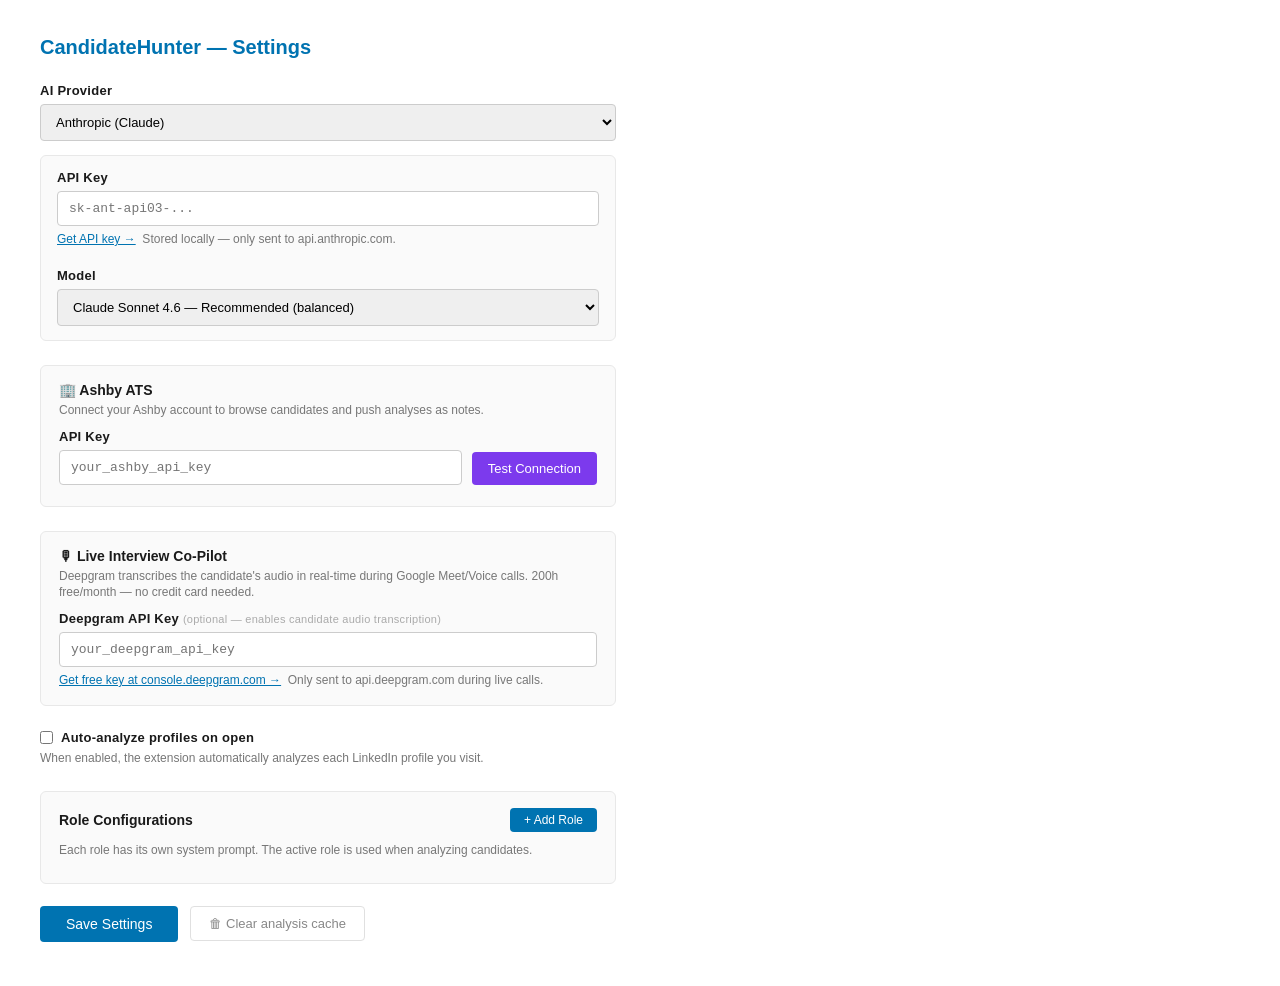
<file: chrome/options.html>
<!DOCTYPE html>
<html>
<head>
  <meta charset="utf-8">
  <title>CandidateHunter — Settings</title>
  <style>
    * { box-sizing: border-box; }
    body {
      width: 640px;
      padding: 28px 32px 36px;
      font-family: -apple-system, BlinkMacSystemFont, 'Segoe UI', sans-serif;
      font-size: 14px;
      color: #1a1a1a;
      background: #fff;
    }
    h2 { margin: 0 0 24px; font-size: 20px; color: #0073b1; }
    h3 { margin: 0; font-size: 14px; font-weight: 700; color: #1a1a1a; }

    label {
      display: block;
      font-weight: 600;
      margin: 20px 0 6px;
      font-size: 13px;
      letter-spacing: 0.02em;
    }
    select, input[type="text"], input[type="password"], textarea {
      width: 100%;
      padding: 9px 11px;
      border: 1px solid #ccc;
      border-radius: 4px;
      font-size: 13px;
      font-family: inherit;
      transition: border-color 0.15s, box-shadow 0.15s;
    }
    select:focus, input:focus, textarea:focus {
      outline: none;
      border-color: #0073b1;
      box-shadow: 0 0 0 2px rgba(0,115,177,0.15);
    }
    input[type="password"], input[type="text"] { font-family: monospace; }
    textarea {
      font-family: monospace;
      font-size: 12px;
      line-height: 1.5;
      height: 380px;
      resize: vertical;
    }
    .hint { font-size: 12px; color: #777; margin: 5px 0 0; line-height: 1.4; }

    /* ── Provider sections ── */
    .provider-section {
      border: 1px solid #e8e8e8;
      border-radius: 6px;
      padding: 14px 16px;
      margin-top: 14px;
      background: #fafafa;
    }
    .provider-section label:first-child { margin-top: 0; }

    /* ── Presets row ── */
    .presets-row { display: flex; gap: 8px; margin-top: 6px; flex-wrap: wrap; }
    .preset-btn {
      background: #fff;
      border: 1px solid #ccc;
      border-radius: 4px;
      padding: 5px 14px;
      font-size: 12px;
      font-weight: 500;
      cursor: pointer;
      transition: border-color 0.15s, color 0.15s;
    }
    .preset-btn:hover { border-color: #0073b1; color: #0073b1; }
    .preset-btn.active { border-color: #0073b1; color: #0073b1; background: #f0f7ff; }
    .or-model-btn {
      background: #fff; border: 1px solid #c5d0ee; border-radius: 4px;
      padding: 4px 11px; font-size: 12px; font-weight: 500; cursor: pointer;
      color: #3949ab; transition: border-color 0.15s, background 0.15s;
    }
    .or-model-btn:hover { border-color: #3949ab; background: #eef1fc; }
    .or-model-btn.active { border-color: #3949ab; background: #e8ecfc; font-weight: 700; }

    /* ── Buttons ── */
    .btn-row { margin-top: 22px; display: flex; align-items: center; gap: 12px; flex-wrap: wrap; }
    #save-btn {
      background: #0073b1; color: white; border: none;
      padding: 10px 26px; border-radius: 4px; font-size: 14px; font-weight: 500;
      cursor: pointer; transition: background 0.2s;
    }
    #save-btn:hover { background: #005582; }
    #feedback { font-size: 13px; font-weight: 600; color: #057642; }
    #feedback.warn { color: #888; }

    /* ── Section divider ── */
    .section-block {
      border: 1px solid #e8e8e8;
      border-radius: 6px;
      padding: 16px 18px;
      margin-top: 24px;
      background: #fafafa;
    }
    .section-header-row {
      display: flex;
      align-items: center;
      justify-content: space-between;
      margin-bottom: 10px;
    }
    .section-add-btn {
      background: #0073b1; color: white; border: none;
      padding: 5px 14px; border-radius: 4px; font-size: 12px; font-weight: 500;
      cursor: pointer; transition: background 0.15s;
    }
    .section-add-btn:hover { background: #005582; }

    /* ── Ashby section ── */
    .ashby-row { display: flex; gap: 10px; align-items: flex-end; margin-top: 6px; }
    .ashby-row input { flex: 1; margin-top: 0; }
    #test-ashby-btn {
      background: #7c3aed; color: white; border: none;
      padding: 9px 16px; border-radius: 4px; font-size: 13px; font-weight: 500;
      cursor: pointer; white-space: nowrap; transition: background 0.15s;
    }
    #test-ashby-btn:hover { background: #6d28d9; }
    #ashby-feedback { font-size: 12px; font-weight: 600; color: #057642; margin-top: 5px; display: block; }
    #ashby-feedback.warn { color: #c0392b; }

    /* ── Role list ── */
    #role-list { margin-top: 8px; }
    .role-item {
      display: flex;
      align-items: center;
      gap: 10px;
      padding: 10px 12px;
      background: #fff;
      border: 1px solid #e8e8e8;
      border-radius: 5px;
      margin-bottom: 6px;
    }
    .role-item-name { flex: 1; font-weight: 600; font-size: 13px; }
    .role-active-badge {
      background: #e6f4ec; color: #057642;
      font-size: 11px; font-weight: 700;
      padding: 2px 8px; border-radius: 10px;
    }
    .role-item-btn {
      background: none; border: 1px solid #ddd; color: #555;
      padding: 4px 10px; border-radius: 4px; font-size: 11px;
      cursor: pointer; transition: border-color 0.15s;
    }
    .role-item-btn:hover { border-color: #0073b1; color: #0073b1; }
    .role-item-btn.danger:hover { border-color: #c0392b; color: #c0392b; }
    .role-item-btn.set-active { background: #0073b1; color: white; border-color: #0073b1; }
    .role-item-btn.set-active:hover { background: #005582; }
    .role-empty { font-size: 13px; color: #aaa; font-style: italic; padding: 8px 0; }

    /* ── Role editor ── */
    #role-editor {
      display: none;
      margin-top: 16px;
      padding: 16px;
      border: 2px solid #0073b1;
      border-radius: 6px;
      background: #f8fbff;
    }
    #role-editor.visible { display: block; }
    #role-editor h4 { margin: 0 0 12px; font-size: 13px; color: #0073b1; }
    #role-editor label { margin-top: 12px; }
    #role-editor label:first-of-type { margin-top: 0; }
    #role-editor textarea { height: 220px; background: #fff; }
    .editor-btn-row { margin-top: 14px; display: flex; gap: 10px; }
    #save-role-btn {
      background: #0073b1; color: white; border: none;
      padding: 9px 22px; border-radius: 4px; font-size: 13px; font-weight: 500;
      cursor: pointer; transition: background 0.15s;
    }
    #save-role-btn:hover { background: #005582; }
    #cancel-role-btn {
      background: none; border: 1px solid #ccc; color: #555;
      padding: 9px 18px; border-radius: 4px; font-size: 13px;
      cursor: pointer; transition: border-color 0.15s;
    }
    #cancel-role-btn:hover { border-color: #999; }
    #role-editor-feedback { font-size: 12px; font-weight: 600; color: #057642; }

    /* ── Generate from JD section ── */
    .hint-inline { font-weight: 400; color: #888; font-size: 12px; }
  </style>
</head>
<body>
  <h2>CandidateHunter — Settings</h2>

  <!-- ── Quick Start banner (shown only when no key configured) ── -->
  <div id="quickstart-banner" style="display:none;background:#f0f7ff;border:1px solid #bee3f8;border-radius:6px;padding:14px 18px;margin-bottom:20px">
    <strong style="color:#0073b1;font-size:14px">👋 First time here?</strong>
    <p style="margin:6px 0 10px;font-size:13px;color:#444">Recommended: start free with <strong>Groq</strong> — no credit card, 6,000 requests/day, takes 60 seconds.</p>
    <button id="quickstart-groq-btn" style="background:#0073b1;color:white;border:none;padding:8px 18px;border-radius:4px;font-size:13px;font-weight:500;cursor:pointer">⚡ Set up Groq for free →</button>
  </div>

  <!-- Provider selector -->
  <label for="provider-select">AI Provider</label>
  <select id="provider-select">
    <option value="anthropic">Anthropic (Claude)</option>
    <option value="openai-compat">OpenAI-compatible (DeepSeek, Groq, OpenAI…)</option>
    <option value="gemini">Google Gemini</option>
  </select>

  <!-- ── Anthropic section ── -->
  <div id="section-anthropic" class="provider-section">
    <label for="anthropic-key">API Key</label>
    <input type="password" id="anthropic-key" placeholder="sk-ant-api03-...">
    <p class="hint"><a href="https://console.anthropic.com/settings/keys" target="_blank" rel="noopener" style="color:#0073b1">Get API key →</a> &nbsp;Stored locally — only sent to api.anthropic.com.</p>
    <label for="anthropic-model">Model</label>
    <select id="anthropic-model" style="font-family:inherit">
      <option value="claude-sonnet-4-6">Claude Sonnet 4.6 — Recommended (balanced)</option>
      <option value="claude-haiku-4-5-20251001">Claude Haiku 4.5 — Fastest, lowest cost</option>
      <option value="claude-opus-4-8">Claude Opus 4.8 — Most powerful, higher cost</option>
    </select>
  </div>

  <!-- ── OpenAI-compatible section ── -->
  <div id="section-openai" class="provider-section" style="display:none">
    <label>Preset</label>
    <div class="presets-row">
      <button class="preset-btn" data-url="https://api.deepseek.com" data-model="deepseek-chat">DeepSeek</button>
      <button class="preset-btn" data-url="https://api.groq.com/openai" data-model="llama-3.3-70b-versatile">Groq (free)</button>
      <button class="preset-btn" data-url="https://openrouter.ai/api" data-model="meta-llama/llama-3.3-70b-instruct:free">OpenRouter (free)</button>
      <button class="preset-btn" data-url="https://api.openai.com" data-model="gpt-4o-mini">OpenAI</button>
      <button class="preset-btn" data-url="" data-model="">Custom</button>
    </div>
    <div id="openrouter-models" style="display:none;margin-top:10px;padding:10px 12px;background:#f5f8ff;border:1px solid #dde6f8;border-radius:5px">
      <p style="font-size:11px;color:#3949ab;font-weight:600;margin:0 0 7px">Best free models for recruiting analysis:</p>
      <div class="presets-row" style="gap:5px;flex-wrap:wrap">
        <button class="or-model-btn" data-model="meta-llama/llama-3.3-70b-instruct:free">Llama 3.3 70B ⭐</button>
        <button class="or-model-btn" data-model="deepseek/deepseek-r1:free">DeepSeek R1</button>
        <button class="or-model-btn" data-model="google/gemma-3-27b-it:free">Gemma 3 27B</button>
      </div>
    </div>
    <label for="openai-base-url">Base URL</label>
    <input type="text" id="openai-base-url" placeholder="https://api.deepseek.com">
    <label for="openai-key">API Key</label>
    <input type="password" id="openai-key" placeholder="Your API key">
    <label for="openai-model">Model</label>
    <input type="text" id="openai-model" placeholder="deepseek-chat">
    <p class="hint">
      <strong>Groq</strong> — <a href="https://console.groq.com/keys" target="_blank" rel="noopener" style="color:#0073b1">Get free key →</a> | 30 req/min, 6 000 req/day &nbsp;|&nbsp;
      <strong>OpenRouter</strong> — <a href="https://openrouter.ai/settings/keys" target="_blank" rel="noopener" style="color:#0073b1">Get free key →</a> | free models available (suffix <code style="font-size:11px">:free</code>) &nbsp;|&nbsp;
      <strong>DeepSeek</strong> — ~$0.14 / 1M tokens &nbsp;|&nbsp;
      <strong>OpenAI</strong> — gpt-4o-mini is the cheapest option
    </p>
  </div>

  <!-- ── Gemini section ── -->
  <div id="section-gemini" class="provider-section" style="display:none">
    <label for="gemini-key">API Key</label>
    <input type="password" id="gemini-key" placeholder="AIzaSy...">
    <label for="gemini-model">Model</label>
    <input type="text" id="gemini-model" placeholder="gemini-1.5-flash">
    <p class="hint"><a href="https://aistudio.google.com/app/apikey" target="_blank" rel="noopener" style="color:#0073b1">Get free key →</a> Free tier: 15 req/min, 1 500 req/day.</p>
  </div>

  <!-- ── Ashby integration ── -->
  <div class="section-block" style="margin-top:24px">
    <div class="section-header-row" style="margin-bottom:4px">
      <h3>🏢 Ashby ATS</h3>
    </div>
    <p class="hint" style="margin:0 0 10px">Connect your Ashby account to browse candidates and push analyses as notes.</p>
    <label for="ashby-key" style="margin-top:0">API Key</label>
    <div class="ashby-row">
      <input type="password" id="ashby-key" placeholder="your_ashby_api_key">
      <button id="test-ashby-btn">Test Connection</button>
    </div>
    <span id="ashby-feedback"></span>
  </div>

  <!-- ── Live Co-Pilot (Deepgram) ── -->
  <div class="section-block" style="margin-top:24px">
    <div class="section-header-row" style="margin-bottom:4px">
      <h3>🎙 Live Interview Co-Pilot</h3>
    </div>
    <p class="hint" style="margin:0 0 10px">Deepgram transcribes the candidate's audio in real-time during Google Meet/Voice calls. 200h free/month — no credit card needed.</p>
    <label for="deepgram-key" style="margin-top:0">Deepgram API Key <span style="font-weight:400;color:#aaa;font-size:11px">(optional — enables candidate audio transcription)</span></label>
    <input type="password" id="deepgram-key" placeholder="your_deepgram_api_key">
    <p class="hint"><a href="https://console.deepgram.com" target="_blank" rel="noopener" style="color:#0073b1">Get free key at console.deepgram.com →</a> &nbsp;Only sent to api.deepgram.com during live calls.</p>
  </div>

  <!-- ── Auto-analyze toggle ── -->
  <div style="margin-top:24px; display:flex; align-items:center; gap:8px">
    <input type="checkbox" id="auto-analyze-toggle" style="width:auto; margin:0; cursor:pointer">
    <label for="auto-analyze-toggle" style="margin:0; font-weight:600; cursor:pointer; font-size:13px">Auto-analyze profiles on open</label>
  </div>
  <p class="hint">When enabled, the extension automatically analyzes each LinkedIn profile you visit.</p>

  <!-- ── Role Configurations ── -->
  <div class="section-block">
    <div class="section-header-row">
      <h3>Role Configurations</h3>
      <button id="add-role-btn" class="section-add-btn">+ Add Role</button>
    </div>
    <p class="hint" style="margin:0 0 8px">Each role has its own system prompt. The active role is used when analyzing candidates.</p>
    <div id="role-list"></div>

    <!-- Role editor (shown when adding/editing) -->
    <div id="role-editor">
      <h4 id="role-editor-title">New Role</h4>
      <input type="hidden" id="editing-role-id">
      <label for="role-name-input">Role name</label>
      <input type="text" id="role-name-input" placeholder="e.g. Senior AE — Solvd" style="font-family:inherit">
      <label for="role-company-name">Company Name</label>
      <input type="text" id="role-company-name" placeholder="e.g. Solvd" style="font-family:inherit">
      <label for="role-company-context">Company Context</label>
      <textarea id="role-company-context" rows="4" style="height:100px" placeholder="Describe what the company does, sales model, target buyers…"></textarea>
      <p class="hint" style="margin:10px 0 6px;color:#3949ab;font-size:12px;background:#f0f3ff;padding:8px 10px;border-radius:4px;border-left:3px solid #5c6bc0">
        <strong>Flow:</strong> 1. Fill Company Name → 2. Add Company Context → 3. Paste JD → 4. Click <strong>⚡ Fill Template</strong> → review → Save Role
      </p>
      <label for="role-jd-input">Job Description</label>
      <textarea id="role-jd-input" rows="5" style="height:90px;background:#fff" placeholder="Paste the full job description here…"></textarea>
      <textarea id="role-system-prompt" style="display:none"></textarea>
      <div class="editor-btn-row">
        <button id="save-role-btn">Save Role</button>
        <button id="cancel-role-btn">Cancel</button>
        <button id="upgrade-prompt-btn" style="background:#5c6bc0;color:white;border:none;padding:9px 18px;border-radius:4px;font-size:13px;cursor:pointer;transition:background .15s" title="Fill the evaluation template with your company details">⚡ Fill Template</button>
        <span id="role-editor-feedback"></span>
      </div>
    </div>
  </div>

  <div class="btn-row">
    <button id="save-btn">Save Settings</button>
    <button id="clear-cache-btn" style="background:none;border:1px solid #e0e0e0;color:#888;padding:9px 18px;border-radius:4px;font-size:13px;cursor:pointer;transition:border-color .15s,color .15s" title="Clear all cached analyses so every profile is re-analyzed fresh">🗑 Clear analysis cache</button>
    <span id="feedback"></span>
  </div>

  <script src="options.js"></script>
</body>
</html>
</file>
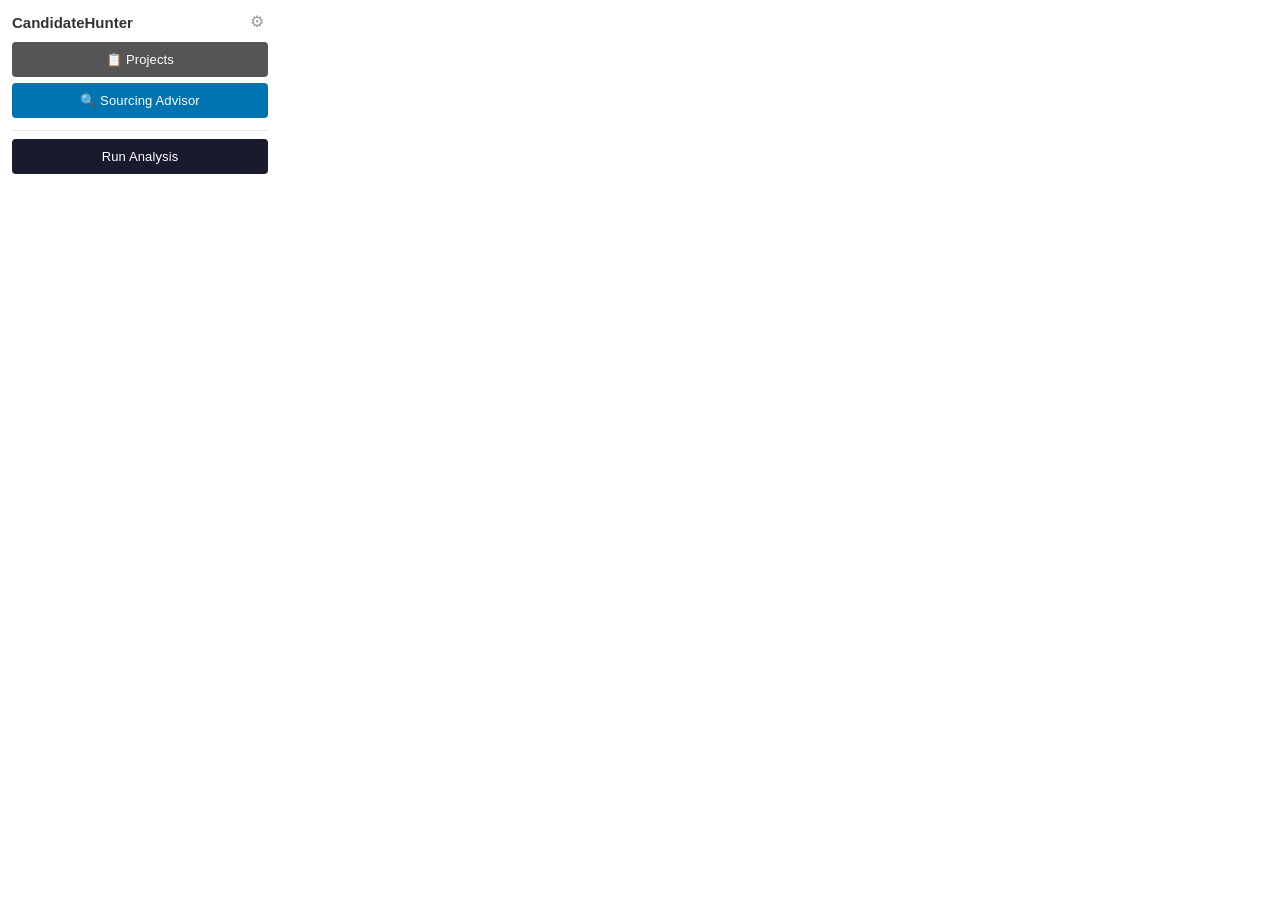
<file: chrome/popup.html>
<!DOCTYPE html>
<html>
<head>
  <meta charset="utf-8">
  <style>
    * { box-sizing: border-box; }
    body {
      width: 280px;
      padding: 12px;
      font-family: -apple-system, BlinkMacSystemFont, 'Segoe UI', sans-serif;
      text-align: center;
      margin: 0;
    }

    /* ── Header ── */
    .top-row {
      display: flex;
      align-items: center;
      justify-content: space-between;
      margin-bottom: 10px;
    }
    .header-left { text-align: left; position: relative; }
    h3 { margin: 0; font-size: 15px; color: #333; }
    #settings-btn {
      background: none;
      border: none;
      font-size: 16px;
      cursor: pointer;
      color: #999;
      padding: 2px 4px;
      line-height: 1;
      transition: color 0.15s;
      flex-shrink: 0;
    }
    #settings-btn:hover { color: #0073b1; }

    /* ── Role switcher dropdown ── */
    #role-switcher { font-size: 11px; color: #0073b1; margin-top: 1px; max-width: 160px; }
    #active-role-trigger { cursor: pointer; display: flex; align-items: center; gap: 3px; overflow: hidden; }
    #active-role-name { overflow: hidden; text-overflow: ellipsis; white-space: nowrap; max-width: 140px; display: inline-block; }
    #active-role-trigger:hover #active-role-name { text-decoration: underline; }
    #role-dropdown { max-width: 250px; }
    #role-dropdown .rd-item {
      padding: 7px 14px; font-size: 12px; cursor: pointer; display: flex;
      align-items: center; gap: 6px; color: #1a1a1a; transition: background 0.1s;
      overflow: hidden;
    }
    #role-dropdown .rd-item span.rd-label {
      overflow: hidden; text-overflow: ellipsis; white-space: nowrap;
    }
    #role-dropdown .rd-item:hover { background: #f5f6f7; }
    #role-dropdown .rd-item.active { color: #0073b1; font-weight: 600; }
    #role-dropdown .rd-separator { border-top: 1px solid #f0f0f0; margin: 3px 0; }
    #role-dropdown .rd-manage { color: #888; font-size: 11px; }

    /* ── Action buttons ── */
    .action-btn {
      position: relative;
      overflow: hidden;
      color: white;
      border: none;
      padding: 10px 14px;
      border-radius: 4px;
      cursor: pointer;
      width: 100%;
      font-size: 13px;
      font-weight: 500;
      letter-spacing: 0.01em;
      transition: background-color 0.2s;
      margin-bottom: 6px;
    }
    #projects-btn  { background-color: #555; }
    #projects-btn:hover:not(:disabled)  { background-color: #333; }
    #ashby-btn     { background-color: #7c3aed; display: none; }
    #ashby-btn:hover:not(:disabled)     { background-color: #6d28d9; }
    #sourcing-btn  { background-color: #0073b1; }
    #sourcing-btn:hover:not(:disabled)  { background-color: #005f94; }
    #analyze-btn  { background-color: #1a1a2e; }
    #analyze-btn:hover:not(:disabled)  { background-color: #16213e; }
    .action-btn:disabled { cursor: default; opacity: 0.72; }

    /* Progress fill */
    .action-btn::after {
      content: '';
      position: absolute;
      top: 0; left: 0;
      height: 100%;
      width: var(--pct, 0%);
      background: rgba(255,255,255,0.22);
      transition: width 0.45s ease;
      pointer-events: none;
    }

    /* ── Divider ── */
    .divider { border: none; border-top: 1px solid #e8e8e8; margin: 6px 0 8px; }

    /* ── Status / error area ── */
    #status-area {
      margin-top: 6px;
      font-size: 11px;
      line-height: 1.4;
      color: #555;
      text-align: left;
      word-break: break-word;
      display: none;
    }
    #status-area.visible { display: block; }
    #status-area.error   { color: #c0392b; }
    #status-area.success { color: #057642; }

    /* ── AI result area ── */
    #result-area {
      display: none;
      margin-top: 10px;
      margin-bottom: 8px;
      text-align: left;
      background: #f9f9f9;
      border: 1px solid #e8e8e8;
      border-radius: 6px;
      padding: 10px 12px;
    }
    #verdict-line {
      font-size: 16px;
      font-weight: 700;
      text-align: center;
      margin-bottom: 7px;
    }
    #verdict-line.green  { color: #057642; }
    #verdict-line.amber  { color: #c07800; }
    #verdict-line.orange { color: #d4500a; }
    #verdict-line.red    { color: #c0392b; }

    /* ── Highlight pills ── */
    #hl-pills { display:none; margin: 6px 0 4px; }
    .hl-pill-row { display:flex; flex-wrap:wrap; gap:4px; margin-bottom:4px; }
    .hl-pill {
      display:inline-block; padding:2px 8px; border-radius:10px;
      font-size:11px; line-height:1.5; font-weight:500;
    }
    .hl-pill.pos { background:rgba(5,118,66,0.12); color:#057642; border:1px solid rgba(5,118,66,0.25); }
    .hl-pill.neg { background:rgba(192,57,43,0.10); color:#c0392b; border:1px solid rgba(192,57,43,0.22); }
    #summary-text {
      font-size: 12px;
      color: #333;
      line-height: 1.55;
      margin: 0 0 10px;
    }
    #full-analysis-btn {
      background: none;
      border: 1px solid #0073b1;
      color: #0073b1;
      padding: 7px 12px;
      border-radius: 4px;
      cursor: pointer;
      width: 100%;
      font-size: 12px;
      font-weight: 500;
      transition: background 0.15s;
      margin-bottom: 6px;
    }
    #full-analysis-btn:hover { background: #f0f7ff; }

    /* ── Push to Ashby button ── */
    #push-ashby-btn {
      display: none;
      background: none;
      border: 1px solid #7c3aed;
      color: #7c3aed;
      padding: 7px 12px;
      border-radius: 4px;
      cursor: pointer;
      width: 100%;
      font-size: 12px;
      font-weight: 500;
      transition: background 0.15s;
      margin-bottom: 0;
    }
    #push-ashby-btn:hover { background: #f5f0ff; }

    /* ── Open LinkedIn from Ashby ── */
    #open-linkedin-btn {
      display: none;
      font-size: 11px;
      color: #0073b1;
      text-decoration: none;
      margin-top: 6px;
      display: none;
    }
    #open-linkedin-btn:hover { text-decoration: underline; }

    /* ── Shared inline panel styles ── */
    .inline-panel {
      display: none;
      margin-top: 10px;
      padding: 10px;
      background: #fff;
      border: 1px solid #ddd;
      border-radius: 5px;
      text-align: left;
    }
    .inline-panel.visible { display: block; }
    .panel-label {
      margin: 0 0 6px;
      font-size: 11px;
      font-weight: 600;
      color: #555;
    }
    .panel-select, .panel-input {
      width: 100%;
      padding: 7px;
      margin-bottom: 6px;
      border: 1px solid #ccc;
      border-radius: 4px;
      font-size: 12px;
      font-family: inherit;
    }
    .panel-input { display: none; }
    .panel-row { display: flex; gap: 6px; }
    .panel-row button {
      flex: 1;
      padding: 7px;
      border-radius: 4px;
      font-size: 12px;
      border: none;
      cursor: pointer;
      font-family: inherit;
      font-weight: 500;
    }
    .panel-confirm { background: #057642; color: white; }
    .panel-confirm:hover { background: #045c38; }
    .panel-confirm.ashby { background: #7c3aed; }
    .panel-confirm.ashby:hover { background: #6d28d9; }
    .panel-cancel { background: #eee; color: #333; }
    .panel-cancel:hover { background: #ddd; }

    /* ── Re-analyze row ── */
    #reanalyze-row {
      display: none;
      text-align: center;
      margin-top: 4px;
      margin-bottom: 2px;
    }
    #reanalyze-link { font-size: 11px; color: #999; text-decoration: none; }
    #reanalyze-link:hover { color: #555; text-decoration: underline; }

    /* ── Live panel ── */
    #live-panel { display: none; margin-top: 4px; }
    .live-panel-header {
      display: flex;
      align-items: center;
      gap: 6px;
      margin-bottom: 8px;
    }
    .live-panel-title { font-size: 13px; font-weight: 700; color: #1a1a2e; }
    .live-badge {
      display: none;
      background: #ff4444;
      color: white;
      font-size: 9px;
      font-weight: 700;
      letter-spacing: 0.06em;
      padding: 2px 6px;
      border-radius: 10px;
      animation: live-pulse 1.4s ease-in-out infinite;
    }
    @keyframes live-pulse { 0%,100% { opacity:1; } 50% { opacity:0.5; } }
    #live-start-btn { background: #1a1a2e; color: white; }
    #live-start-btn:hover { background: #0d0d1a; }
    #live-stop-btn { background: #c0392b; color: white; }
    #live-stop-btn:hover { background: #a93226; }
    #live-active-info {
      display: none;
      text-align: center;
      font-size: 11px;
      color: #057642;
      font-weight: 600;
      margin-top: 6px;
    }
    .live-hint { font-size: 11px; color: #aaa; margin-top: 6px; text-align: center; }
  </style>
</head>
<body>
  <div class="top-row">
    <div class="header-left">
      <h3>CandidateHunter <span id="version-tag" style="font-size:10px;font-weight:400;color:#bbb;letter-spacing:0.02em"></span></h3>
      <div id="role-switcher" style="display:none">
        <div id="active-role-trigger">
          <span id="active-role-name"></span>
          <span style="font-size:9px;color:#aaa">▾</span>
        </div>
        <div id="role-dropdown" style="display:none;position:absolute;background:#fff;border:1px solid #e0e0e0;border-radius:5px;box-shadow:0 4px 12px rgba(0,0,0,0.1);z-index:100;min-width:200px;padding:4px 0;left:0;top:100%"></div>
      </div>
    </div>
    <button id="settings-btn" title="Settings">⚙</button>
  </div>

  <button id="projects-btn" class="action-btn">📋 Projects</button>
  <button id="ashby-btn"    class="action-btn">🏢 Ashby</button>
  <button id="sourcing-btn" class="action-btn">🔍 Sourcing Advisor</button>

  <hr class="divider">

  <div id="result-area">
    <div id="verdict-line"></div>
    <p id="summary-text"></p>
    <button id="full-analysis-btn">View Full Analysis →</button>
    <div id="hl-pills">
      <div id="hl-pos-pills" class="hl-pill-row"></div>
      <div id="hl-neg-pills" class="hl-pill-row"></div>
    </div>
    <div id="saved-indicator" style="display:none;font-size:11px;color:#057642;text-align:center;margin:2px 0 5px">
      ✓ Saved in <a id="saved-project-link" href="#" style="color:#057642;font-weight:600;text-decoration:underline;cursor:pointer"></a>
    </div>
    <button id="push-ashby-btn">→ Push to Ashby</button>
    <a id="open-linkedin-btn" href="#" target="_blank">🔗 Open LinkedIn for richer analysis →</a>

    <!-- Project panel -->
    <div id="project-panel" class="inline-panel">
      <p class="panel-label">Add to project:</p>
      <input id="candidate-name-input" class="panel-input" type="text" placeholder="Candidate name…" style="display:block; font-family:inherit">
      <select id="project-select" class="panel-select"></select>
      <input id="new-project-input" class="panel-input" type="text" placeholder="New project name…">
      <div class="panel-row">
        <button id="confirm-add-btn" class="panel-confirm">Add</button>
        <button id="cancel-add-btn"  class="panel-cancel">Cancel</button>
      </div>
    </div>

    <!-- Ashby push panel -->
    <div id="ashby-push-panel" class="inline-panel">
      <p class="panel-label">Push to Ashby job:</p>
      <select id="ashby-job-select" class="panel-select"></select>
      <div class="panel-row">
        <button id="confirm-ashby-btn" class="panel-confirm ashby">Push</button>
        <button id="cancel-ashby-btn"  class="panel-cancel">Cancel</button>
      </div>
    </div>
  </div>

  <button id="analyze-btn" class="action-btn">Run Analysis</button>
  <div id="ashby-hint" style="display:none; margin:6px 0 0; padding:7px 10px; border-radius:4px; font-size:11px; line-height:1.5; text-align:left; border:1px solid #f0c060; background:#fffbf0; color:#92600a;">
    <strong id="ashby-hint-icon">⚠</strong> <span id="ashby-hint-text">Select the resume text on the page before analyzing — Ashby exposes limited data otherwise.</span>
  </div>
  <div id="li-url-row" style="display:none; margin:6px 0 0;">
    <input id="li-url-input" type="url"
      placeholder="LinkedIn URL for cross-reference (optional)…"
      style="width:100%; box-sizing:border-box; font-size:11px; padding:5px 8px; border:1px solid #ccc; border-radius:4px; color:#333; font-family:inherit;">
  </div>

  <div id="reanalyze-row">
    <a id="reanalyze-link" href="#">↺ Re-analyze</a>
  </div>

  <div id="status-area"></div>

  <!-- Live Interview Co-Pilot panel (shown on Meet/Voice tabs) -->
  <div id="live-panel">
    <hr class="divider">
    <div class="live-panel-header">
      <span class="live-panel-title">🎙 Live Co-Pilot</span>
      <span class="live-badge" id="live-badge">LIVE</span>
    </div>
    <p class="panel-label">Candidate for this call:</p>
    <select id="live-candidate-select" class="panel-select">
      <option value="">— select candidate —</option>
    </select>
    <div class="panel-row" style="margin-top:6px">
      <button id="live-start-btn" class="action-btn" style="margin-bottom:0">▶ Start Session</button>
      <button id="live-stop-btn" class="action-btn" style="margin-bottom:0;display:none">■ Stop</button>
    </div>
    <div id="live-active-info">✓ Sidebar active on call page</div>
    <p class="live-hint">Deepgram key required in Settings for candidate audio</p>
  </div>

  <script type="module" src="popup.js"></script>
</body>
</html>
</file>
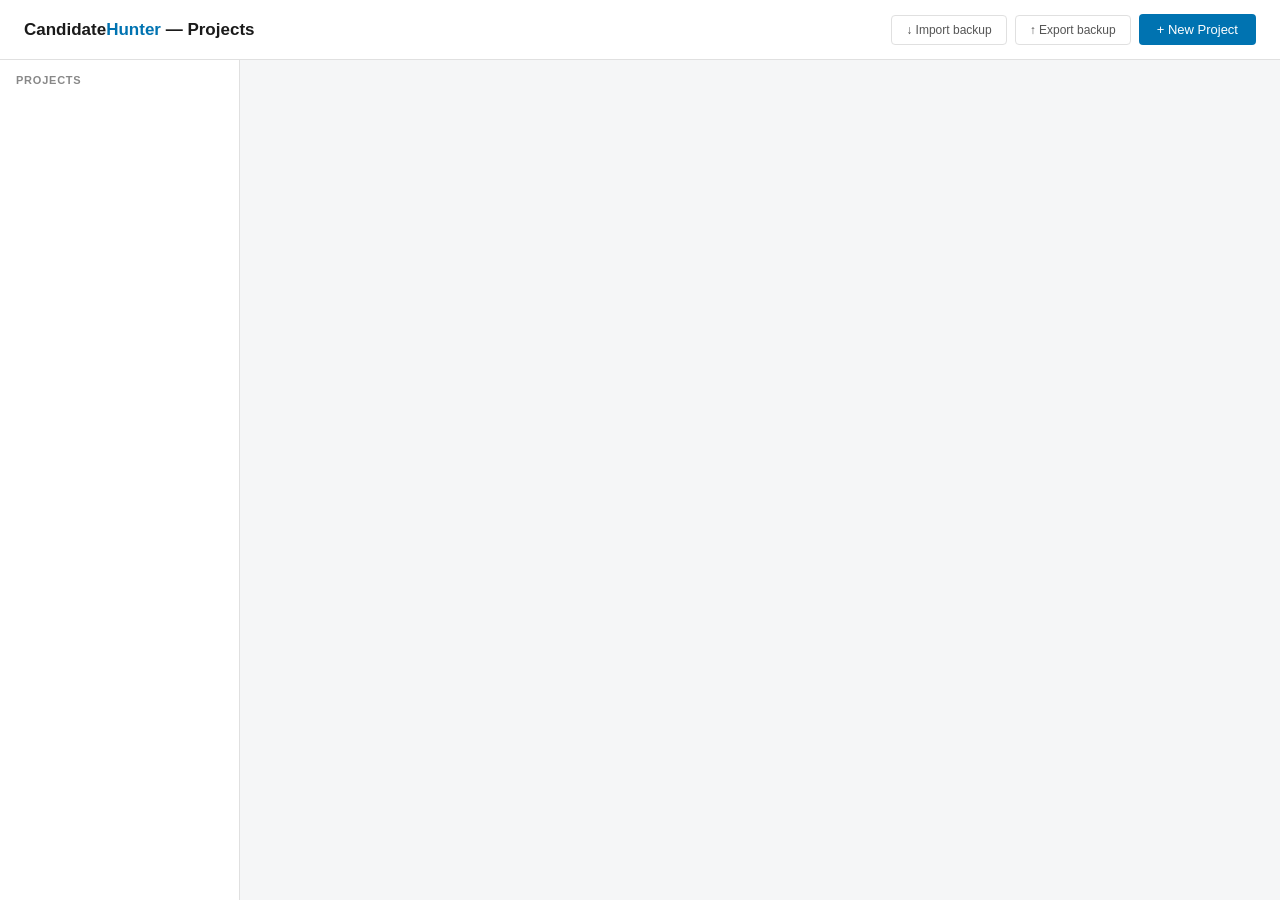
<file: chrome/projects.html>
<!DOCTYPE html>
<html>
<head>
  <meta charset="utf-8">
  <title>CandidateHunter — Projects</title>
  <style>
    * { box-sizing: border-box; }
    body {
      margin: 0;
      font-family: -apple-system, BlinkMacSystemFont, 'Segoe UI', sans-serif;
      font-size: 14px;
      color: #1a1a1a;
      background: #f5f6f7;
      height: 100vh;
      display: flex;
      flex-direction: column;
    }

    /* ── Top bar ── */
    .topbar {
      background: #fff;
      border-bottom: 1px solid #e0e0e0;
      padding: 14px 24px;
      display: flex;
      align-items: center;
      gap: 16px;
      flex-shrink: 0;
    }
    .topbar h1 {
      margin: 0;
      font-size: 17px;
      color: #1a1a1a;
      font-weight: 700;
    }
    .topbar h1 span { color: #0073b1; }
    .topbar-right {
      display: flex;
      gap: 8px;
      align-items: center;
      margin-left: auto;
    }
    #new-project-btn {
      background: #0073b1;
      color: white;
      border: none;
      padding: 8px 18px;
      border-radius: 4px;
      font-size: 13px;
      font-weight: 500;
      cursor: pointer;
      transition: background 0.15s;
    }
    #new-project-btn:hover { background: #005582; }
    #backup-btn, #restore-btn {
      background: none;
      border: 1px solid #e0e0e0;
      padding: 7px 14px;
      border-radius: 4px;
      font-size: 12px;
      color: #555;
      cursor: pointer;
      transition: border-color 0.15s, color 0.15s, background 0.15s;
    }
    #backup-btn:hover  { border-color: #0073b1; color: #0073b1; background: #f0f7ff; }
    #restore-btn:hover { border-color: #057642; color: #057642; background: #f0f9f5; }

    /* ── Toast ── */
    .backup-toast {
      position: fixed;
      bottom: 24px;
      left: 50%;
      transform: translateX(-50%) translateY(12px);
      padding: 10px 20px;
      border-radius: 6px;
      font-size: 13px;
      font-weight: 500;
      opacity: 0;
      transition: opacity 0.25s, transform 0.25s;
      pointer-events: none;
      z-index: 999;
      white-space: nowrap;
    }
    .backup-toast.vis { opacity: 1; transform: translateX(-50%) translateY(0); }
    .toast-success { background: #057642; color: white; }
    .toast-error   { background: #c0392b; color: white; }
    .toast-info    { background: #333;    color: white; }

    /* ── Layout ── */
    .layout {
      display: flex;
      flex: 1;
      overflow: hidden;
    }

    /* ── Sidebar ── */
    .sidebar {
      width: 240px;
      flex-shrink: 0;
      background: #fff;
      border-right: 1px solid #e0e0e0;
      overflow-y: auto;
      display: flex;
      flex-direction: column;
    }
    .sidebar-title {
      padding: 14px 16px 8px;
      font-size: 11px;
      font-weight: 700;
      letter-spacing: 0.07em;
      text-transform: uppercase;
      color: #888;
    }
    .project-item {
      padding: 10px 16px;
      cursor: pointer;
      border-left: 3px solid transparent;
      transition: background 0.1s, border-color 0.1s;
      display: flex;
      align-items: center;
      justify-content: space-between;
    }
    .project-item:hover { background: #f5f6f7; }
    .project-item.active {
      background: #f0f7ff;
      border-left-color: #0073b1;
    }
    .project-name { font-weight: 500; font-size: 13px; color: #1a1a1a; }
    .project-count {
      font-size: 11px;
      color: #888;
      background: #f0f0f0;
      padding: 2px 7px;
      border-radius: 10px;
    }
    .sidebar-empty {
      padding: 20px 16px;
      font-size: 13px;
      color: #aaa;
      font-style: italic;
    }

    /* ── Main content ── */
    .main {
      flex: 1;
      overflow-y: auto;
      padding: 24px 28px;
    }
    .main-header {
      display: flex;
      align-items: center;
      justify-content: space-between;
      margin-bottom: 20px;
    }
    .main-header h2 { margin: 0; font-size: 18px; font-weight: 700; }
    .header-actions { display: flex; gap: 8px; align-items: center; }
    #delete-project-btn, #export-all-btn {
      background: none;
      border: 1px solid #e0e0e0;
      padding: 7px 14px;
      border-radius: 4px;
      font-size: 12px;
      cursor: pointer;
      transition: border-color 0.15s;
    }
    #export-all-btn { color: #0073b1; }
    #export-all-btn:hover { border-color: #0073b1; background: #f0f7ff; }
    #delete-project-btn { color: #c0392b; }
    #delete-project-btn:hover { border-color: #c0392b; }

    /* ── Candidates table ── */
    table {
      width: 100%;
      border-collapse: collapse;
      background: #fff;
      border-radius: 6px;
      overflow: hidden;
      box-shadow: 0 1px 3px rgba(0,0,0,0.06);
    }
    th {
      text-align: left;
      font-size: 11px;
      font-weight: 700;
      letter-spacing: 0.06em;
      text-transform: uppercase;
      color: #888;
      padding: 12px 16px;
      border-bottom: 1px solid #e8e8e8;
      background: #fafafa;
    }
    td {
      padding: 12px 16px;
      border-bottom: 1px solid #f0f0f0;
      vertical-align: middle;
    }
    tr:last-child td { border-bottom: none; }
    tr:hover td { background: #fafafa; }

    .name-link {
      color: #0073b1;
      text-decoration: none;
      font-weight: 500;
      font-size: 14px;
    }
    .name-link:hover { text-decoration: underline; }

    .badge {
      display: inline-block;
      padding: 3px 10px;
      border-radius: 3px;
      font-size: 11px;
      font-weight: 700;
      letter-spacing: 0.04em;
    }
    .badge.advance    { background: #e6f4ec; color: #057642; }
    .badge.hold       { background: #fff8e1; color: #c07800; }
    .badge.long-shot  { background: #fff3e0; color: #d4500a; }
    .badge.archive    { background: #fde8e8; color: #c0392b; }

    .match-cell { font-weight: 700; font-size: 14px; }
    .match-cell.advance    { color: #057642; }
    .match-cell.hold       { color: #c07800; }
    .match-cell.long-shot  { color: #d4500a; }
    .match-cell.archive    { color: #c0392b; }

    .date-cell   { color: #888; font-size: 12px; white-space: nowrap; }
    .action-cell { white-space: nowrap; }

    .view-btn, .dl-btn, .remove-btn {
      background: none;
      border: none;
      cursor: pointer;
      padding: 3px 7px;
      border-radius: 3px;
      font-size: 12px;
      font-weight: 500;
      transition: color 0.15s, background 0.15s;
      margin-right: 2px;
    }
    .view-btn { color: #0073b1; }
    .view-btn:hover { background: #f0f7ff; }
    .view-btn.disabled { color: #ccc; cursor: default; }
    .dl-btn { color: #555; font-size: 14px; }
    .dl-btn:hover { background: #f0f0f0; }
    .remove-btn { color: #ccc; font-size: 16px; line-height: 1; }
    .remove-btn:hover { color: #c0392b; background: #fde8e8; }

    /* ── Filter bar ── */
    .verdict-filter {
      background: none;
      border: 1px solid #ddd;
      border-radius: 4px;
      padding: 5px 10px;
      font-size: 12px;
      font-weight: 500;
      cursor: pointer;
      color: #555;
      transition: border-color 0.15s, color 0.15s, background 0.15s;
      white-space: nowrap;
    }
    .verdict-filter:hover { border-color: #0073b1; color: #0073b1; }
    .verdict-filter.vf-active { border-color: #0073b1; color: #0073b1; background: #f0f7ff; }

    /* ── Empty / no-selection states ── */
    .empty-state {
      text-align: center;
      color: #aaa;
      padding: 60px 20px;
      font-size: 14px;
      background: #fff;
      border-radius: 6px;
      box-shadow: 0 1px 3px rgba(0,0,0,0.06);
    }

    /* ── New project inline form ── */
    #new-project-form {
      display: none;
      padding: 10px 16px;
      border-top: 1px solid #e8e8e8;
      background: #fafafa;
    }
    #new-project-form.visible { display: block; }
    #new-project-name {
      width: 100%;
      padding: 7px 10px;
      border: 1px solid #ccc;
      border-radius: 4px;
      font-size: 13px;
      font-family: inherit;
      margin-bottom: 8px;
    }
    #new-project-name:focus { outline: none; border-color: #0073b1; }
    .form-row { display: flex; gap: 6px; }
    .form-row button {
      flex: 1; padding: 7px; border-radius: 4px;
      font-size: 12px; font-weight: 500; border: none; cursor: pointer;
    }
    #create-project-btn  { background: #0073b1; color: white; }
    #cancel-project-btn  { background: #eee; color: #333; }
  </style>
</head>
<body>
  <div class="topbar">
    <h1>Candidate<span>Hunter</span> — Projects</h1>
    <div class="topbar-right">
      <button id="restore-btn">↓ Import backup</button>
      <button id="backup-btn">↑ Export backup</button>
      <button id="new-project-btn">+ New Project</button>
    </div>
    <input id="backup-file-input" type="file" accept=".json" style="display:none">
  </div>

  <div class="layout">
    <div class="sidebar">
      <div class="sidebar-title">Projects</div>
      <div id="project-list"></div>
      <div id="new-project-form">
        <input id="new-project-name" type="text" placeholder="Project name…" maxlength="60">
        <div class="form-row">
          <button id="create-project-btn">Create</button>
          <button id="cancel-project-btn">Cancel</button>
        </div>
      </div>
    </div>

    <div class="main">
      <div id="main-content"></div>
    </div>
  </div>

  <script src="projects.js"></script>
</body>
</html>
</file>
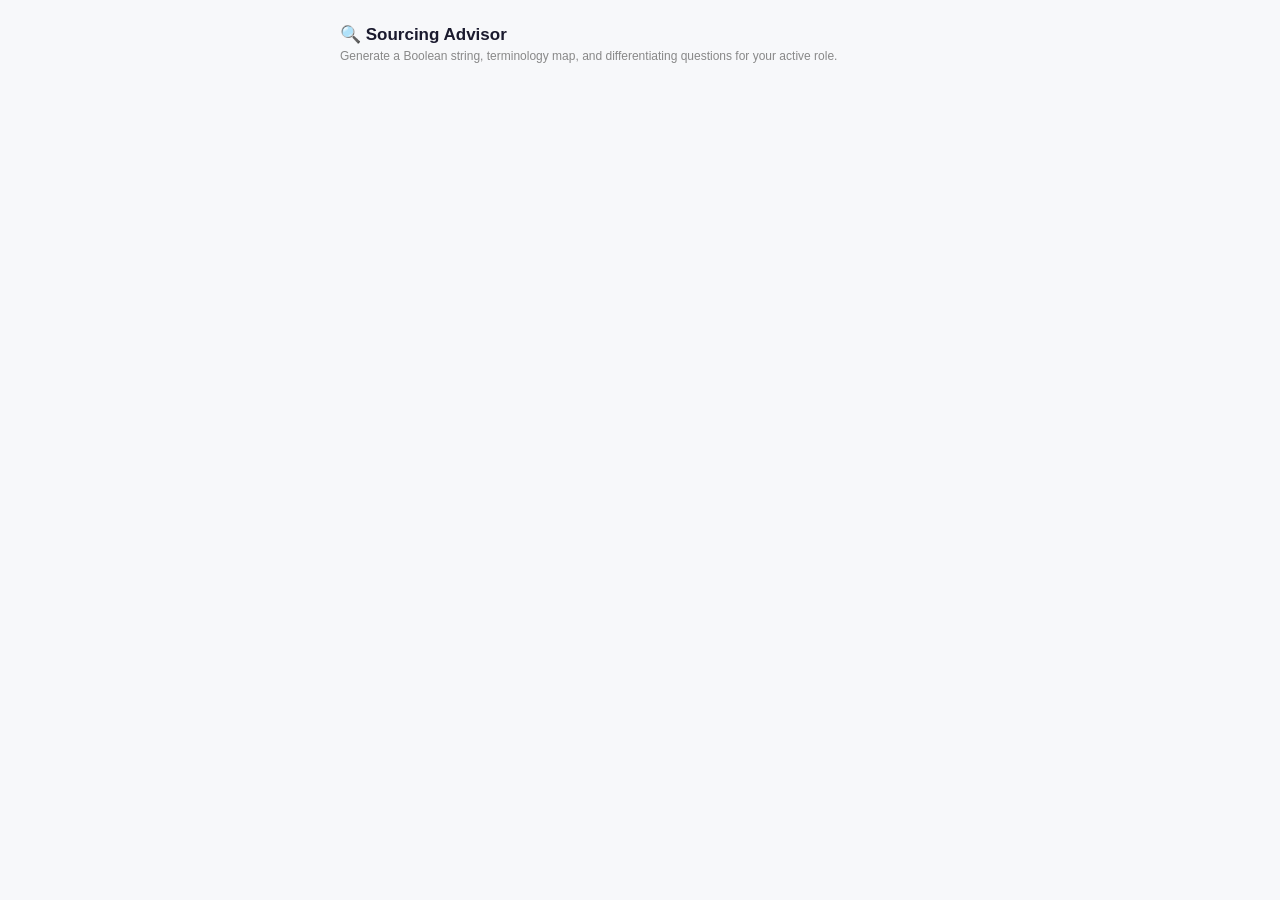
<file: chrome/sourcing.html>
<!DOCTYPE html>
<html>
<head>
  <meta charset="utf-8">
  <title>Sourcing Advisor — CandidateHunter</title>
  <style>
    * { box-sizing: border-box; }
    body {
      width: 640px;
      margin: 0 auto;
      padding: 24px 20px 40px;
      font-family: -apple-system, BlinkMacSystemFont, 'Segoe UI', sans-serif;
      font-size: 13px;
      color: #1a1a1a;
      background: #f7f8fa;
    }
    h1 {
      font-size: 17px;
      font-weight: 700;
      margin: 0 0 4px;
      color: #1a1a2e;
    }
    .subtitle {
      font-size: 12px;
      color: #888;
      margin: 0 0 20px;
    }
    .role-badge {
      display: inline-block;
      background: #e8f4fd;
      color: #0073b1;
      font-size: 12px;
      font-weight: 600;
      padding: 3px 10px;
      border-radius: 12px;
      margin-bottom: 18px;
    }
    #generate-btn {
      background: #0073b1;
      color: white;
      border: none;
      padding: 8px 18px;
      border-radius: 5px;
      font-size: 13px;
      font-weight: 600;
      cursor: pointer;
      white-space: nowrap;
      transition: background 0.15s;
      display: none;
      margin-bottom: 16px;
    }
    #generate-btn:hover:not(:disabled) { background: #005f94; }
    #generate-btn:disabled { opacity: 0.6; cursor: default; }
    #regenerate-link {
      font-size: 12px;
      color: #aaa;
      text-decoration: none;
      display: none;
      margin-bottom: 16px;
      display: none;
    }
    #regenerate-link:hover { color: #555; text-decoration: underline; }

    #no-role-msg {
      display: none;
      padding: 16px;
      background: #fff8e1;
      border: 1px solid #ffe082;
      border-radius: 6px;
      margin-bottom: 16px;
      font-size: 12px;
      color: #7a5800;
    }
    #no-role-msg a { color: #0073b1; }

    #status {
      font-size: 12px;
      color: #888;
      margin-bottom: 12px;
      min-height: 18px;
    }
    #status.error { color: #c0392b; }

    .card {
      background: white;
      border: 1px solid #e0e0e0;
      border-radius: 8px;
      padding: 16px;
      margin-bottom: 14px;
    }
    .card-header {
      display: flex;
      align-items: center;
      justify-content: space-between;
      margin-bottom: 10px;
    }
    .card-title {
      font-size: 11px;
      font-weight: 700;
      letter-spacing: 0.08em;
      text-transform: uppercase;
      color: #555;
    }
    .copy-btn {
      background: none;
      border: 1px solid #ccc;
      border-radius: 4px;
      padding: 3px 9px;
      font-size: 11px;
      cursor: pointer;
      color: #555;
      transition: background 0.1s, color 0.1s;
    }
    .copy-btn:hover { background: #f0f0f0; }
    .copy-btn.copied { border-color: #057642; color: #057642; }

    #boolean-string {
      font-family: 'Courier New', monospace;
      font-size: 12px;
      line-height: 1.6;
      color: #1a1a1a;
      word-break: break-word;
    }

    .term-group { margin-bottom: 8px; }
    .term-label {
      font-size: 11px;
      font-weight: 700;
      color: #888;
      margin-bottom: 3px;
    }
    .term-pills { display: flex; flex-wrap: wrap; gap: 4px; }
    .term-pill {
      display: inline-block;
      padding: 2px 9px;
      border-radius: 10px;
      font-size: 11px;
      font-weight: 500;
    }
    .term-pill.basic  { background: #eef6fb; color: #0073b1; border: 1px solid #b3d9f0; }
    .term-pill.deep   { background: #f0f0ff; color: #4a4aaa; border: 1px solid #c0c0ee; }
    .term-pill.expert { background: #fff0e8; color: #c05010; border: 1px solid #e8c0a0; }

    .question-item {
      margin-bottom: 12px;
      padding-bottom: 12px;
      border-bottom: 1px solid #f0f0f0;
    }
    .question-item:last-child { border-bottom: none; margin-bottom: 0; padding-bottom: 0; }
    .question-text {
      font-size: 13px;
      color: #1a1a1a;
      line-height: 1.5;
      margin-bottom: 3px;
    }
    .question-why {
      font-size: 11px;
      color: #888;
      font-style: italic;
    }

    #results { display: none; }
  </style>
</head>
<body>
  <h1>🔍 Sourcing Advisor</h1>
  <p class="subtitle">Generate a Boolean string, terminology map, and differentiating questions for your active role.</p>

  <div id="no-role-msg" style="display:none">
    No active role configured. <a id="options-link" href="#">Open Options →</a>
  </div>

  <textarea id="ad-hoc-jd" style="display:none; width:100%; height:120px; font-size:12px;
    padding:8px; border:1px solid #ccc; border-radius:4px; font-family:inherit; resize:vertical;
    margin-bottom:12px;" placeholder="Describe the role you're sourcing for: responsibilities, must-haves, company type…"></textarea>

  <div id="role-badge-wrap" style="display:none">
    <span class="role-badge" id="role-badge"></span>
  </div>

  <button id="generate-btn">Generate</button>
  <a id="regenerate-link" href="#">↺ Regenerate</a>

  <div id="status"></div>

  <div id="results">
    <div class="card">
      <div class="card-header">
        <span class="card-title">Boolean String</span>
        <button class="copy-btn" id="copy-boolean">📋 Copy</button>
      </div>
      <div id="boolean-string"></div>
    </div>

    <div class="card">
      <div class="card-header">
        <span class="card-title">Terminology Map</span>
        <button class="copy-btn" id="copy-terms">📋 Copy</button>
      </div>
      <div id="terminology">
        <div class="term-group">
          <div class="term-label">Basic — must know</div>
          <div class="term-pills" id="terms-basic"></div>
        </div>
        <div class="term-group">
          <div class="term-label">Deep — separates practitioners</div>
          <div class="term-pills" id="terms-deep"></div>
        </div>
        <div class="term-group" style="margin-bottom:0">
          <div class="term-label">Expert — high scale / enterprise</div>
          <div class="term-pills" id="terms-expert"></div>
        </div>
      </div>
    </div>

    <div class="card">
      <div class="card-header">
        <span class="card-title">Differentiating Questions</span>
        <button class="copy-btn" id="copy-questions">📋 Copy</button>
      </div>
      <div id="questions"></div>
    </div>
  </div>

  <script type="module" src="sourcing.js"></script>
</body>
</html>
</file>
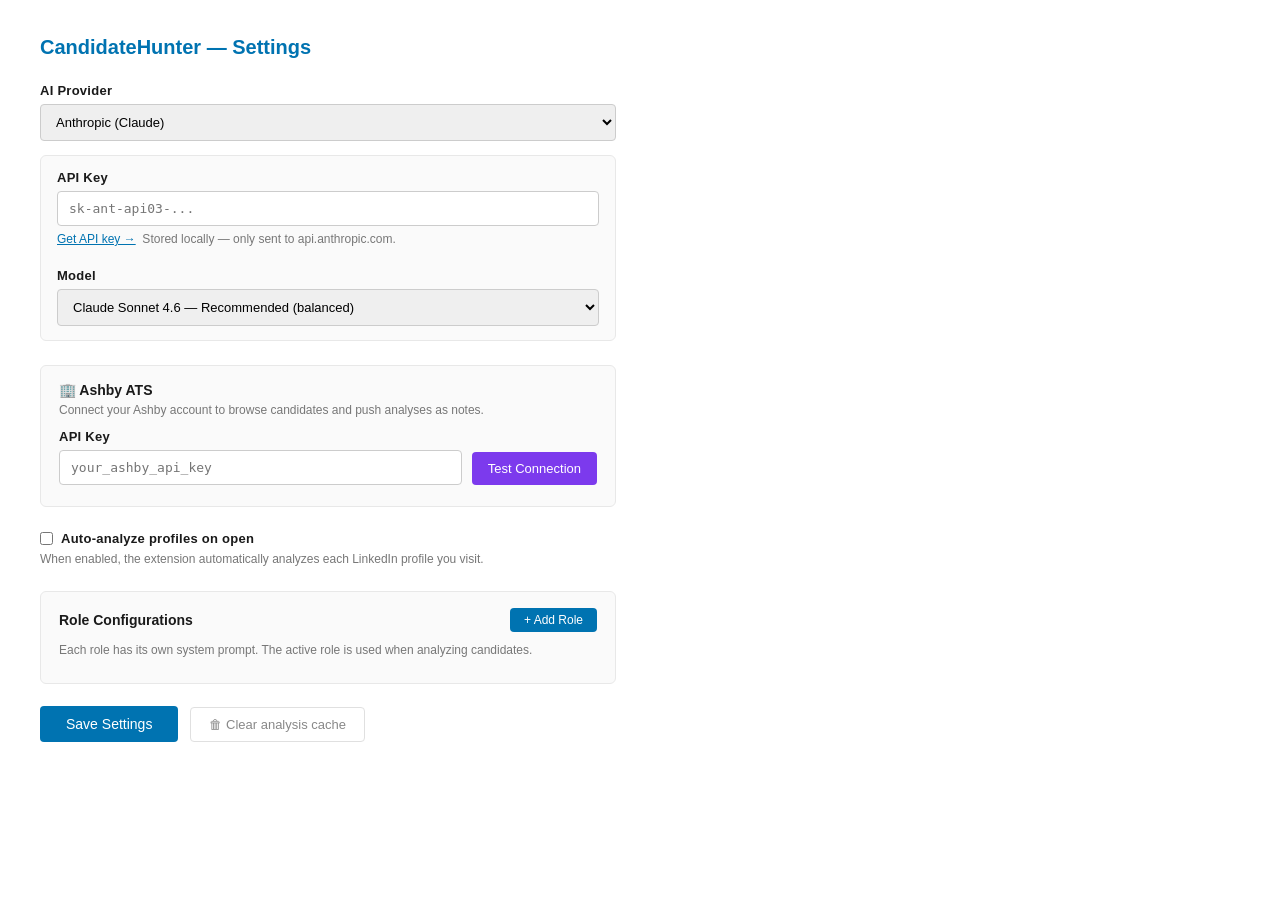
<file: firefox/options.html>
<!DOCTYPE html>
<html>
<head>
  <meta charset="utf-8">
  <title>CandidateHunter — Settings</title>
  <style>
    * { box-sizing: border-box; }
    body {
      width: 640px;
      padding: 28px 32px 36px;
      font-family: -apple-system, BlinkMacSystemFont, 'Segoe UI', sans-serif;
      font-size: 14px;
      color: #1a1a1a;
      background: #fff;
    }
    h2 { margin: 0 0 24px; font-size: 20px; color: #0073b1; }
    h3 { margin: 0; font-size: 14px; font-weight: 700; color: #1a1a1a; }

    label {
      display: block;
      font-weight: 600;
      margin: 20px 0 6px;
      font-size: 13px;
      letter-spacing: 0.02em;
    }
    select, input[type="text"], input[type="password"], textarea {
      width: 100%;
      padding: 9px 11px;
      border: 1px solid #ccc;
      border-radius: 4px;
      font-size: 13px;
      font-family: inherit;
      transition: border-color 0.15s, box-shadow 0.15s;
    }
    select:focus, input:focus, textarea:focus {
      outline: none;
      border-color: #0073b1;
      box-shadow: 0 0 0 2px rgba(0,115,177,0.15);
    }
    input[type="password"], input[type="text"] { font-family: monospace; }
    textarea {
      font-family: monospace;
      font-size: 12px;
      line-height: 1.5;
      height: 380px;
      resize: vertical;
    }
    .hint { font-size: 12px; color: #777; margin: 5px 0 0; line-height: 1.4; }

    /* ── Provider sections ── */
    .provider-section {
      border: 1px solid #e8e8e8;
      border-radius: 6px;
      padding: 14px 16px;
      margin-top: 14px;
      background: #fafafa;
    }
    .provider-section label:first-child { margin-top: 0; }

    /* ── Presets row ── */
    .presets-row { display: flex; gap: 8px; margin-top: 6px; flex-wrap: wrap; }
    .preset-btn {
      background: #fff;
      border: 1px solid #ccc;
      border-radius: 4px;
      padding: 5px 14px;
      font-size: 12px;
      font-weight: 500;
      cursor: pointer;
      transition: border-color 0.15s, color 0.15s;
    }
    .preset-btn:hover { border-color: #0073b1; color: #0073b1; }
    .preset-btn.active { border-color: #0073b1; color: #0073b1; background: #f0f7ff; }
    .or-model-btn {
      background: #fff; border: 1px solid #c5d0ee; border-radius: 4px;
      padding: 4px 11px; font-size: 12px; font-weight: 500; cursor: pointer;
      color: #3949ab; transition: border-color 0.15s, background 0.15s;
    }
    .or-model-btn:hover { border-color: #3949ab; background: #eef1fc; }
    .or-model-btn.active { border-color: #3949ab; background: #e8ecfc; font-weight: 700; }

    /* ── Buttons ── */
    .btn-row { margin-top: 22px; display: flex; align-items: center; gap: 12px; flex-wrap: wrap; }
    #save-btn {
      background: #0073b1; color: white; border: none;
      padding: 10px 26px; border-radius: 4px; font-size: 14px; font-weight: 500;
      cursor: pointer; transition: background 0.2s;
    }
    #save-btn:hover { background: #005582; }
    #feedback { font-size: 13px; font-weight: 600; color: #057642; }
    #feedback.warn { color: #888; }

    /* ── Section divider ── */
    .section-block {
      border: 1px solid #e8e8e8;
      border-radius: 6px;
      padding: 16px 18px;
      margin-top: 24px;
      background: #fafafa;
    }
    .section-header-row {
      display: flex;
      align-items: center;
      justify-content: space-between;
      margin-bottom: 10px;
    }
    .section-add-btn {
      background: #0073b1; color: white; border: none;
      padding: 5px 14px; border-radius: 4px; font-size: 12px; font-weight: 500;
      cursor: pointer; transition: background 0.15s;
    }
    .section-add-btn:hover { background: #005582; }

    /* ── Ashby section ── */
    .ashby-row { display: flex; gap: 10px; align-items: flex-end; margin-top: 6px; }
    .ashby-row input { flex: 1; margin-top: 0; }
    #test-ashby-btn {
      background: #7c3aed; color: white; border: none;
      padding: 9px 16px; border-radius: 4px; font-size: 13px; font-weight: 500;
      cursor: pointer; white-space: nowrap; transition: background 0.15s;
    }
    #test-ashby-btn:hover { background: #6d28d9; }
    #ashby-feedback { font-size: 12px; font-weight: 600; color: #057642; margin-top: 5px; display: block; }
    #ashby-feedback.warn { color: #c0392b; }

    /* ── Role list ── */
    #role-list { margin-top: 8px; }
    .role-item {
      display: flex;
      align-items: center;
      gap: 10px;
      padding: 10px 12px;
      background: #fff;
      border: 1px solid #e8e8e8;
      border-radius: 5px;
      margin-bottom: 6px;
    }
    .role-item-name { flex: 1; font-weight: 600; font-size: 13px; }
    .role-active-badge {
      background: #e6f4ec; color: #057642;
      font-size: 11px; font-weight: 700;
      padding: 2px 8px; border-radius: 10px;
    }
    .role-item-btn {
      background: none; border: 1px solid #ddd; color: #555;
      padding: 4px 10px; border-radius: 4px; font-size: 11px;
      cursor: pointer; transition: border-color 0.15s;
    }
    .role-item-btn:hover { border-color: #0073b1; color: #0073b1; }
    .role-item-btn.danger:hover { border-color: #c0392b; color: #c0392b; }
    .role-item-btn.set-active { background: #0073b1; color: white; border-color: #0073b1; }
    .role-item-btn.set-active:hover { background: #005582; }
    .role-empty { font-size: 13px; color: #aaa; font-style: italic; padding: 8px 0; }

    /* ── Role editor ── */
    #role-editor {
      display: none;
      margin-top: 16px;
      padding: 16px;
      border: 2px solid #0073b1;
      border-radius: 6px;
      background: #f8fbff;
    }
    #role-editor.visible { display: block; }
    #role-editor h4 { margin: 0 0 12px; font-size: 13px; color: #0073b1; }
    #role-editor label { margin-top: 12px; }
    #role-editor label:first-of-type { margin-top: 0; }
    #role-editor textarea { height: 220px; background: #fff; }
    .editor-btn-row { margin-top: 14px; display: flex; gap: 10px; }
    #save-role-btn {
      background: #0073b1; color: white; border: none;
      padding: 9px 22px; border-radius: 4px; font-size: 13px; font-weight: 500;
      cursor: pointer; transition: background 0.15s;
    }
    #save-role-btn:hover { background: #005582; }
    #cancel-role-btn {
      background: none; border: 1px solid #ccc; color: #555;
      padding: 9px 18px; border-radius: 4px; font-size: 13px;
      cursor: pointer; transition: border-color 0.15s;
    }
    #cancel-role-btn:hover { border-color: #999; }
    #role-editor-feedback { font-size: 12px; font-weight: 600; color: #057642; }

    /* ── Generate from JD section ── */
    .hint-inline { font-weight: 400; color: #888; font-size: 12px; }
  </style>
</head>
<body>
  <h2>CandidateHunter — Settings</h2>

  <!-- ── Quick Start banner (shown only when no key configured) ── -->
  <div id="quickstart-banner" style="display:none;background:#f0f7ff;border:1px solid #bee3f8;border-radius:6px;padding:14px 18px;margin-bottom:20px">
    <strong style="color:#0073b1;font-size:14px">👋 First time here?</strong>
    <p style="margin:6px 0 10px;font-size:13px;color:#444">Recommended: start free with <strong>Groq</strong> — no credit card, 6,000 requests/day, takes 60 seconds.</p>
    <button id="quickstart-groq-btn" style="background:#0073b1;color:white;border:none;padding:8px 18px;border-radius:4px;font-size:13px;font-weight:500;cursor:pointer">⚡ Set up Groq for free →</button>
  </div>

  <!-- Provider selector -->
  <label for="provider-select">AI Provider</label>
  <select id="provider-select">
    <option value="anthropic">Anthropic (Claude)</option>
    <option value="openai-compat">OpenAI-compatible (DeepSeek, Groq, OpenAI…)</option>
    <option value="gemini">Google Gemini</option>
  </select>

  <!-- ── Anthropic section ── -->
  <div id="section-anthropic" class="provider-section">
    <label for="anthropic-key">API Key</label>
    <input type="password" id="anthropic-key" placeholder="sk-ant-api03-...">
    <p class="hint"><a href="https://console.anthropic.com/settings/keys" target="_blank" rel="noopener" style="color:#0073b1">Get API key →</a> &nbsp;Stored locally — only sent to api.anthropic.com.</p>
    <label for="anthropic-model">Model</label>
    <select id="anthropic-model" style="font-family:inherit">
      <option value="claude-sonnet-4-6">Claude Sonnet 4.6 — Recommended (balanced)</option>
      <option value="claude-haiku-4-5-20251001">Claude Haiku 4.5 — Fastest, lowest cost</option>
      <option value="claude-opus-4-8">Claude Opus 4.8 — Most powerful, higher cost</option>
    </select>
  </div>

  <!-- ── OpenAI-compatible section ── -->
  <div id="section-openai" class="provider-section" style="display:none">
    <label>Preset</label>
    <div class="presets-row">
      <button class="preset-btn" data-url="https://api.deepseek.com" data-model="deepseek-chat">DeepSeek</button>
      <button class="preset-btn" data-url="https://api.groq.com/openai" data-model="llama-3.3-70b-versatile">Groq (free)</button>
      <button class="preset-btn" data-url="https://openrouter.ai/api" data-model="meta-llama/llama-3.3-70b-instruct:free">OpenRouter (free)</button>
      <button class="preset-btn" data-url="https://api.openai.com" data-model="gpt-4o-mini">OpenAI</button>
      <button class="preset-btn" data-url="" data-model="">Custom</button>
    </div>
    <div id="openrouter-models" style="display:none;margin-top:10px;padding:10px 12px;background:#f5f8ff;border:1px solid #dde6f8;border-radius:5px">
      <p style="font-size:11px;color:#3949ab;font-weight:600;margin:0 0 7px">Best free models for recruiting analysis:</p>
      <div class="presets-row" style="gap:5px;flex-wrap:wrap">
        <button class="or-model-btn" data-model="meta-llama/llama-3.3-70b-instruct:free">Llama 3.3 70B ⭐</button>
        <button class="or-model-btn" data-model="deepseek/deepseek-r1:free">DeepSeek R1</button>
        <button class="or-model-btn" data-model="google/gemma-3-27b-it:free">Gemma 3 27B</button>
      </div>
    </div>
    <label for="openai-base-url">Base URL</label>
    <input type="text" id="openai-base-url" placeholder="https://api.deepseek.com">
    <label for="openai-key">API Key</label>
    <input type="password" id="openai-key" placeholder="Your API key">
    <label for="openai-model">Model</label>
    <input type="text" id="openai-model" placeholder="deepseek-chat">
    <p class="hint">
      <strong>Groq</strong> — <a href="https://console.groq.com/keys" target="_blank" rel="noopener" style="color:#0073b1">Get free key →</a> | 30 req/min, 6 000 req/day &nbsp;|&nbsp;
      <strong>OpenRouter</strong> — <a href="https://openrouter.ai/settings/keys" target="_blank" rel="noopener" style="color:#0073b1">Get free key →</a> | free models available (suffix <code style="font-size:11px">:free</code>) &nbsp;|&nbsp;
      <strong>DeepSeek</strong> — ~$0.14 / 1M tokens &nbsp;|&nbsp;
      <strong>OpenAI</strong> — gpt-4o-mini is the cheapest option
    </p>
  </div>

  <!-- ── Gemini section ── -->
  <div id="section-gemini" class="provider-section" style="display:none">
    <label for="gemini-key">API Key</label>
    <input type="password" id="gemini-key" placeholder="AIzaSy...">
    <label for="gemini-model">Model</label>
    <input type="text" id="gemini-model" placeholder="gemini-1.5-flash">
    <p class="hint"><a href="https://aistudio.google.com/app/apikey" target="_blank" rel="noopener" style="color:#0073b1">Get free key →</a> Free tier: 15 req/min, 1 500 req/day.</p>
  </div>

  <!-- ── Ashby integration ── -->
  <div class="section-block" style="margin-top:24px">
    <div class="section-header-row" style="margin-bottom:4px">
      <h3>🏢 Ashby ATS</h3>
    </div>
    <p class="hint" style="margin:0 0 10px">Connect your Ashby account to browse candidates and push analyses as notes.</p>
    <label for="ashby-key" style="margin-top:0">API Key</label>
    <div class="ashby-row">
      <input type="password" id="ashby-key" placeholder="your_ashby_api_key">
      <button id="test-ashby-btn">Test Connection</button>
    </div>
    <span id="ashby-feedback"></span>
  </div>

  <!-- ── Auto-analyze toggle ── -->
  <div style="margin-top:24px; display:flex; align-items:center; gap:8px">
    <input type="checkbox" id="auto-analyze-toggle" style="width:auto; margin:0; cursor:pointer">
    <label for="auto-analyze-toggle" style="margin:0; font-weight:600; cursor:pointer; font-size:13px">Auto-analyze profiles on open</label>
  </div>
  <p class="hint">When enabled, the extension automatically analyzes each LinkedIn profile you visit.</p>

  <!-- ── Role Configurations ── -->
  <div class="section-block">
    <div class="section-header-row">
      <h3>Role Configurations</h3>
      <button id="add-role-btn" class="section-add-btn">+ Add Role</button>
    </div>
    <p class="hint" style="margin:0 0 8px">Each role has its own system prompt. The active role is used when analyzing candidates.</p>
    <div id="role-list"></div>

    <!-- Role editor (shown when adding/editing) -->
    <div id="role-editor">
      <h4 id="role-editor-title">New Role</h4>
      <input type="hidden" id="editing-role-id">
      <label for="role-name-input">Role name</label>
      <input type="text" id="role-name-input" placeholder="e.g. Senior AE — Solvd" style="font-family:inherit">
      <label for="role-company-name">Company Name</label>
      <input type="text" id="role-company-name" placeholder="e.g. Solvd" style="font-family:inherit">
      <label for="role-company-context">Company Context</label>
      <textarea id="role-company-context" rows="4" style="height:100px" placeholder="Describe what the company does, sales model, target buyers…"></textarea>
      <p class="hint" style="margin:10px 0 6px;color:#3949ab;font-size:12px;background:#f0f3ff;padding:8px 10px;border-radius:4px;border-left:3px solid #5c6bc0">
        <strong>Flow:</strong> 1. Fill Company Name → 2. Add Company Context → 3. Paste JD → 4. Click <strong>⚡ Fill Template</strong> → review → Save Role
      </p>
      <label for="role-jd-input">Job Description</label>
      <textarea id="role-jd-input" rows="5" style="height:90px;background:#fff" placeholder="Paste the full job description here…"></textarea>
      <label for="role-system-prompt">System Prompt <span style="font-weight:400;color:#aaa;font-size:11px">— generated by ⚡ Fill Template, editable</span></label>
      <textarea id="role-system-prompt" placeholder="Fill out the fields above and click ⚡ Fill Template…"></textarea>
      <div class="editor-btn-row">
        <button id="save-role-btn">Save Role</button>
        <button id="cancel-role-btn">Cancel</button>
        <button id="upgrade-prompt-btn" style="background:#5c6bc0;color:white;border:none;padding:9px 18px;border-radius:4px;font-size:13px;cursor:pointer;transition:background .15s" title="Fill the evaluation template with your company details">⚡ Fill Template</button>
        <span id="role-editor-feedback"></span>
      </div>
    </div>
  </div>

  <div class="btn-row">
    <button id="save-btn">Save Settings</button>
    <button id="clear-cache-btn" style="background:none;border:1px solid #e0e0e0;color:#888;padding:9px 18px;border-radius:4px;font-size:13px;cursor:pointer;transition:border-color .15s,color .15s" title="Clear all cached analyses so every profile is re-analyzed fresh">🗑 Clear analysis cache</button>
    <span id="feedback"></span>
  </div>

  <script src="options.js"></script>
</body>
</html>
</file>
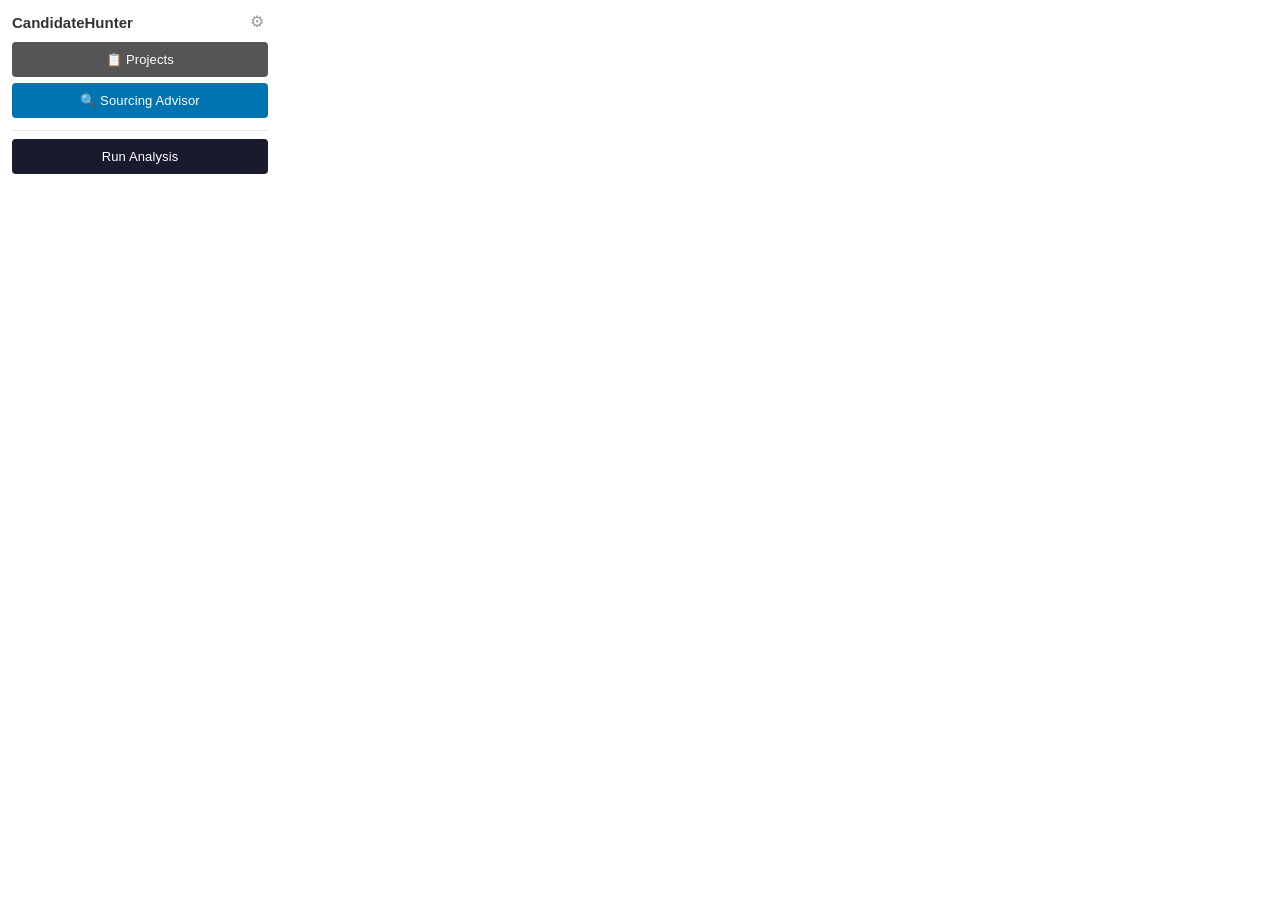
<file: firefox/popup.html>
<!DOCTYPE html>
<html>
<head>
  <meta charset="utf-8">
  <style>
    * { box-sizing: border-box; }
    body {
      width: 280px;
      padding: 12px;
      font-family: -apple-system, BlinkMacSystemFont, 'Segoe UI', sans-serif;
      text-align: center;
      margin: 0;
    }

    /* ── Header ── */
    .top-row {
      display: flex;
      align-items: center;
      justify-content: space-between;
      margin-bottom: 10px;
    }
    .header-left { text-align: left; position: relative; }
    h3 { margin: 0; font-size: 15px; color: #333; }
    #settings-btn {
      background: none;
      border: none;
      font-size: 16px;
      cursor: pointer;
      color: #999;
      padding: 2px 4px;
      line-height: 1;
      transition: color 0.15s;
      flex-shrink: 0;
    }
    #settings-btn:hover { color: #0073b1; }

    /* ── Role switcher dropdown ── */
    #role-switcher { font-size: 11px; color: #0073b1; margin-top: 1px; max-width: 160px; }
    #active-role-trigger { cursor: pointer; display: flex; align-items: center; gap: 3px; overflow: hidden; }
    #active-role-name { overflow: hidden; text-overflow: ellipsis; white-space: nowrap; max-width: 140px; display: inline-block; }
    #active-role-trigger:hover #active-role-name { text-decoration: underline; }
    #role-dropdown { max-width: 250px; }
    #role-dropdown .rd-item {
      padding: 7px 14px; font-size: 12px; cursor: pointer; display: flex;
      align-items: center; gap: 6px; color: #1a1a1a; transition: background 0.1s;
      overflow: hidden;
    }
    #role-dropdown .rd-item span.rd-label {
      overflow: hidden; text-overflow: ellipsis; white-space: nowrap;
    }
    #role-dropdown .rd-item:hover { background: #f5f6f7; }
    #role-dropdown .rd-item.active { color: #0073b1; font-weight: 600; }
    #role-dropdown .rd-separator { border-top: 1px solid #f0f0f0; margin: 3px 0; }
    #role-dropdown .rd-manage { color: #888; font-size: 11px; }

    /* ── Action buttons ── */
    .action-btn {
      position: relative;
      overflow: hidden;
      color: white;
      border: none;
      padding: 10px 14px;
      border-radius: 4px;
      cursor: pointer;
      width: 100%;
      font-size: 13px;
      font-weight: 500;
      letter-spacing: 0.01em;
      transition: background-color 0.2s;
      margin-bottom: 6px;
    }
    #projects-btn  { background-color: #555; }
    #projects-btn:hover:not(:disabled)  { background-color: #333; }
    #ashby-btn     { background-color: #7c3aed; display: none; }
    #ashby-btn:hover:not(:disabled)     { background-color: #6d28d9; }
    #sourcing-btn  { background-color: #0073b1; }
    #sourcing-btn:hover:not(:disabled)  { background-color: #005f94; }
    #analyze-btn  { background-color: #1a1a2e; }
    #analyze-btn:hover:not(:disabled)  { background-color: #16213e; }
    .action-btn:disabled { cursor: default; opacity: 0.72; }

    /* Progress fill */
    .action-btn::after {
      content: '';
      position: absolute;
      top: 0; left: 0;
      height: 100%;
      width: var(--pct, 0%);
      background: rgba(255,255,255,0.22);
      transition: width 0.45s ease;
      pointer-events: none;
    }

    /* ── Divider ── */
    .divider { border: none; border-top: 1px solid #e8e8e8; margin: 6px 0 8px; }

    /* ── Status / error area ── */
    #status-area {
      margin-top: 6px;
      font-size: 11px;
      line-height: 1.4;
      color: #555;
      text-align: left;
      word-break: break-word;
      display: none;
    }
    #status-area.visible { display: block; }
    #status-area.error   { color: #c0392b; }
    #status-area.success { color: #057642; }

    /* ── AI result area ── */
    #result-area {
      display: none;
      margin-top: 10px;
      margin-bottom: 8px;
      text-align: left;
      background: #f9f9f9;
      border: 1px solid #e8e8e8;
      border-radius: 6px;
      padding: 10px 12px;
    }
    #verdict-line {
      font-size: 16px;
      font-weight: 700;
      text-align: center;
      margin-bottom: 7px;
    }
    #verdict-line.green  { color: #057642; }
    #verdict-line.amber  { color: #c07800; }
    #verdict-line.orange { color: #d4500a; }
    #verdict-line.red    { color: #c0392b; }

    /* ── Highlight pills ── */
    #hl-pills { display:none; margin: 6px 0 4px; }
    .hl-pill-row { display:flex; flex-wrap:wrap; gap:4px; margin-bottom:4px; }
    .hl-pill {
      display:inline-block; padding:2px 8px; border-radius:10px;
      font-size:11px; line-height:1.5; font-weight:500;
    }
    .hl-pill.pos { background:rgba(5,118,66,0.12); color:#057642; border:1px solid rgba(5,118,66,0.25); }
    .hl-pill.neg { background:rgba(192,57,43,0.10); color:#c0392b; border:1px solid rgba(192,57,43,0.22); }
    #summary-text {
      font-size: 12px;
      color: #333;
      line-height: 1.55;
      margin: 0 0 10px;
    }
    #full-analysis-btn {
      background: none;
      border: 1px solid #0073b1;
      color: #0073b1;
      padding: 7px 12px;
      border-radius: 4px;
      cursor: pointer;
      width: 100%;
      font-size: 12px;
      font-weight: 500;
      transition: background 0.15s;
      margin-bottom: 6px;
    }
    #full-analysis-btn:hover { background: #f0f7ff; }

    /* ── Push to Ashby button ── */
    #push-ashby-btn {
      display: none;
      background: none;
      border: 1px solid #7c3aed;
      color: #7c3aed;
      padding: 7px 12px;
      border-radius: 4px;
      cursor: pointer;
      width: 100%;
      font-size: 12px;
      font-weight: 500;
      transition: background 0.15s;
      margin-bottom: 0;
    }
    #push-ashby-btn:hover { background: #f5f0ff; }

    /* ── Open LinkedIn from Ashby ── */
    #open-linkedin-btn {
      display: none;
      font-size: 11px;
      color: #0073b1;
      text-decoration: none;
      margin-top: 6px;
      display: none;
    }
    #open-linkedin-btn:hover { text-decoration: underline; }

    /* ── Shared inline panel styles ── */
    .inline-panel {
      display: none;
      margin-top: 10px;
      padding: 10px;
      background: #fff;
      border: 1px solid #ddd;
      border-radius: 5px;
      text-align: left;
    }
    .inline-panel.visible { display: block; }
    .panel-label {
      margin: 0 0 6px;
      font-size: 11px;
      font-weight: 600;
      color: #555;
    }
    .panel-select, .panel-input {
      width: 100%;
      padding: 7px;
      margin-bottom: 6px;
      border: 1px solid #ccc;
      border-radius: 4px;
      font-size: 12px;
      font-family: inherit;
    }
    .panel-input { display: none; }
    .panel-row { display: flex; gap: 6px; }
    .panel-row button {
      flex: 1;
      padding: 7px;
      border-radius: 4px;
      font-size: 12px;
      border: none;
      cursor: pointer;
      font-family: inherit;
      font-weight: 500;
    }
    .panel-confirm { background: #057642; color: white; }
    .panel-confirm:hover { background: #045c38; }
    .panel-confirm.ashby { background: #7c3aed; }
    .panel-confirm.ashby:hover { background: #6d28d9; }
    .panel-cancel { background: #eee; color: #333; }
    .panel-cancel:hover { background: #ddd; }

    /* ── Re-analyze row ── */
    #reanalyze-row {
      display: none;
      text-align: center;
      margin-top: 4px;
      margin-bottom: 2px;
    }
    #reanalyze-link { font-size: 11px; color: #999; text-decoration: none; }
    #reanalyze-link:hover { color: #555; text-decoration: underline; }
  </style>
</head>
<body>
  <div class="top-row">
    <div class="header-left">
      <h3>CandidateHunter <span id="version-tag" style="font-size:10px;font-weight:400;color:#bbb;letter-spacing:0.02em"></span></h3>
      <div id="role-switcher" style="display:none">
        <div id="active-role-trigger">
          <span id="active-role-name"></span>
          <span style="font-size:9px;color:#aaa">▾</span>
        </div>
        <div id="role-dropdown" style="display:none;position:absolute;background:#fff;border:1px solid #e0e0e0;border-radius:5px;box-shadow:0 4px 12px rgba(0,0,0,0.1);z-index:100;min-width:200px;padding:4px 0;left:0;top:100%"></div>
      </div>
    </div>
    <button id="settings-btn" title="Settings">⚙</button>
  </div>

  <button id="projects-btn" class="action-btn">📋 Projects</button>
  <button id="ashby-btn"    class="action-btn">🏢 Ashby</button>
  <button id="sourcing-btn" class="action-btn">🔍 Sourcing Advisor</button>

  <hr class="divider">

  <div id="result-area">
    <div id="verdict-line"></div>
    <p id="summary-text"></p>
    <button id="full-analysis-btn">View Full Analysis →</button>
    <div id="hl-pills">
      <div id="hl-pos-pills" class="hl-pill-row"></div>
      <div id="hl-neg-pills" class="hl-pill-row"></div>
    </div>
    <div id="saved-indicator" style="display:none;font-size:11px;color:#057642;text-align:center;margin:2px 0 5px">
      ✓ Saved in <a id="saved-project-link" href="#" style="color:#057642;font-weight:600;text-decoration:underline;cursor:pointer"></a>
    </div>
    <button id="push-ashby-btn">→ Push to Ashby</button>
    <a id="open-linkedin-btn" href="#" target="_blank">🔗 Open LinkedIn for richer analysis →</a>

    <!-- Project panel -->
    <div id="project-panel" class="inline-panel">
      <p class="panel-label">Add to project:</p>
      <input id="candidate-name-input" class="panel-input" type="text" placeholder="Candidate name…" style="display:block; font-family:inherit">
      <select id="project-select" class="panel-select"></select>
      <input id="new-project-input" class="panel-input" type="text" placeholder="New project name…">
      <div class="panel-row">
        <button id="confirm-add-btn" class="panel-confirm">Add</button>
        <button id="cancel-add-btn"  class="panel-cancel">Cancel</button>
      </div>
    </div>

    <!-- Ashby push panel -->
    <div id="ashby-push-panel" class="inline-panel">
      <p class="panel-label">Push to Ashby job:</p>
      <select id="ashby-job-select" class="panel-select"></select>
      <div class="panel-row">
        <button id="confirm-ashby-btn" class="panel-confirm ashby">Push</button>
        <button id="cancel-ashby-btn"  class="panel-cancel">Cancel</button>
      </div>
    </div>
  </div>

  <button id="analyze-btn" class="action-btn">Run Analysis</button>
  <div id="ashby-hint" style="display:none; margin:6px 0 0; padding:7px 10px; border-radius:4px; font-size:11px; line-height:1.5; text-align:left; border:1px solid #f0c060; background:#fffbf0; color:#92600a;">
    <strong id="ashby-hint-icon">⚠</strong> <span id="ashby-hint-text">Select the resume text on the page before analyzing — Ashby exposes limited data otherwise.</span>
  </div>
  <div id="li-url-row" style="display:none; margin:6px 0 0;">
    <input id="li-url-input" type="url"
      placeholder="LinkedIn URL for cross-reference (optional)…"
      style="width:100%; box-sizing:border-box; font-size:11px; padding:5px 8px; border:1px solid #ccc; border-radius:4px; color:#333; font-family:inherit;">
  </div>

  <div id="reanalyze-row">
    <a id="reanalyze-link" href="#">↺ Re-analyze</a>
  </div>

  <div id="status-area"></div>

  <script type="module" src="popup.js"></script>
</body>
</html>
</file>
